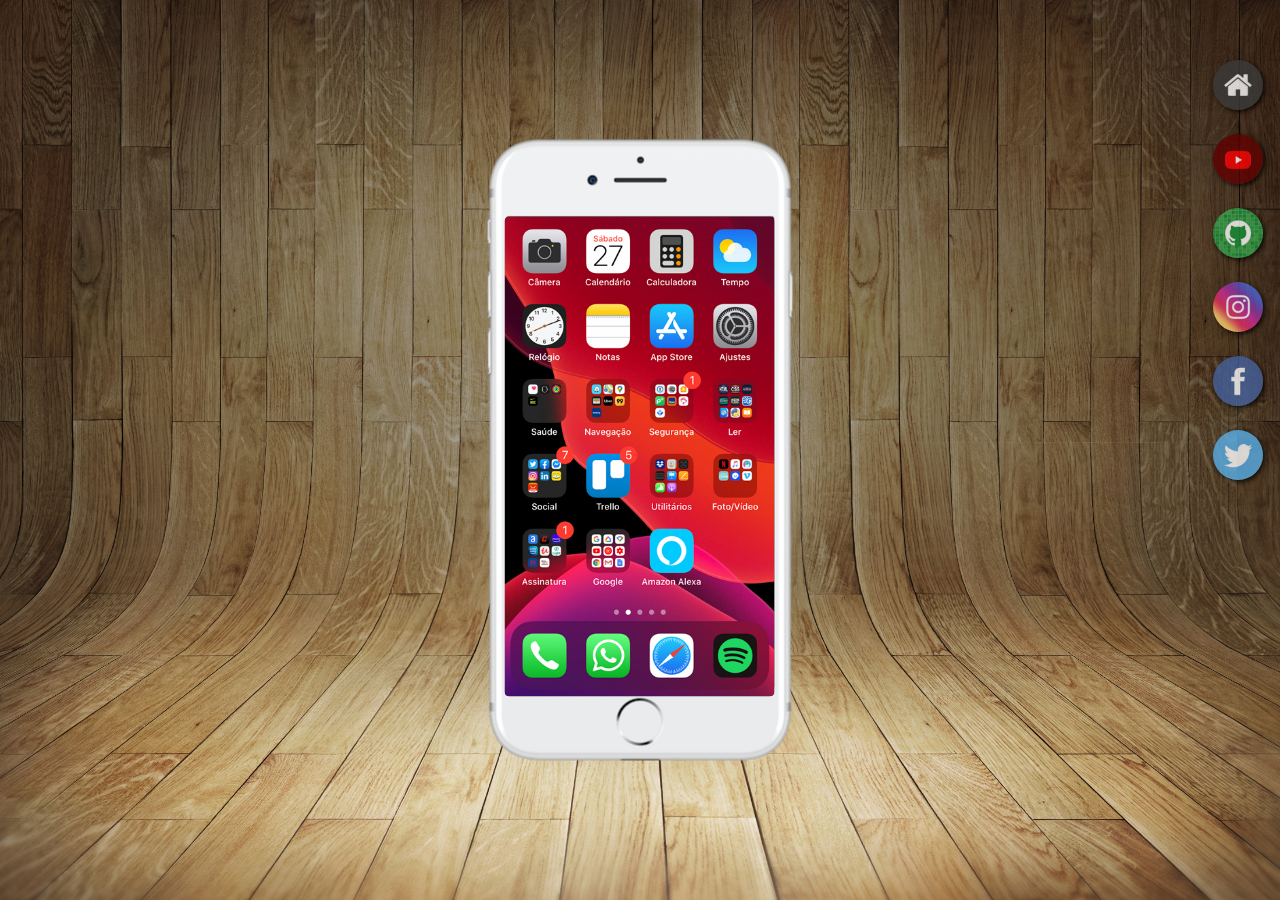
<file: index.html>
<!DOCTYPE html>
<html lang="pt-br">
<head>
    <meta charset="UTF-8">
    <meta name="viewport" content="width=device-width, initial-scale=1.0">
    <link rel="shortcut icon" href="favicon.ico" type="image/x-icon">
    <link rel="stylesheet" href="estilos/style.css">
    <title>Projetos Redes Sociais</title>
</head>
<body>
    <main>
        <section id="telefone">
            <iframe src="home.html" name="tela" id="tela" frameborder="0">
                Seu navegador não é compatível com isso.
            </iframe>
        </section>
        <section id="redes-sociais">
            <a href="home.html" target="tela"><img src="imagens/logo-home.jpg" alt="home" ></a>

            <a href="youtube.html" target="tela"><img src="imagens/logo-youtube.jpg"  alt="youtube"></a>

            <a href="github.html" target="tela"><img src="imagens/logo-github.jpg"  alt="github"></a>

            <a href="insta.html"target="tela" ><img src="imagens/logo-instagram.jpg"  alt="instagram"></a>

            <a href="facebook.html" target="tela"><img src="imagens/logo-facebook.jpg"  alt="facebook"></a>

            <a href="twitter.html" target="tela"><img src="imagens/logo-twitter.jpg" alt="twitter"></a>
        </section>
    </main>
</body>
</html>
</file>
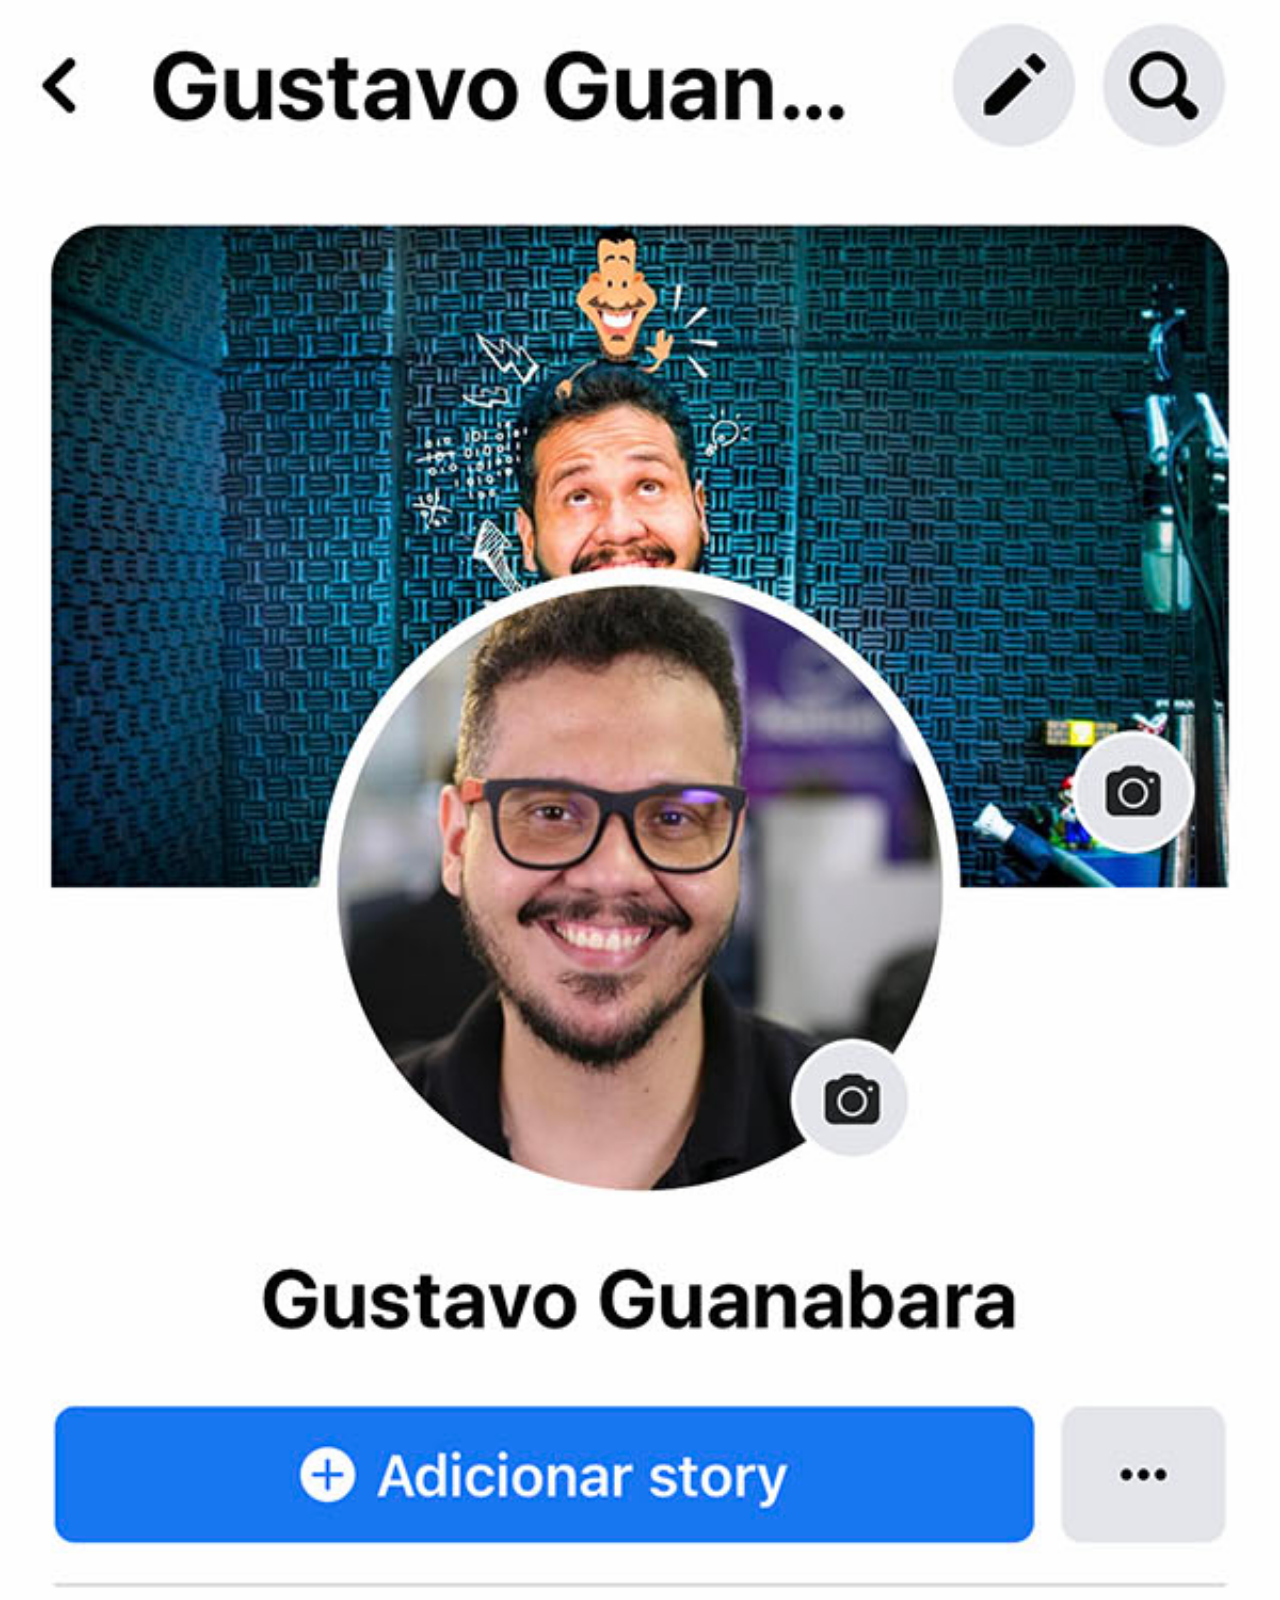
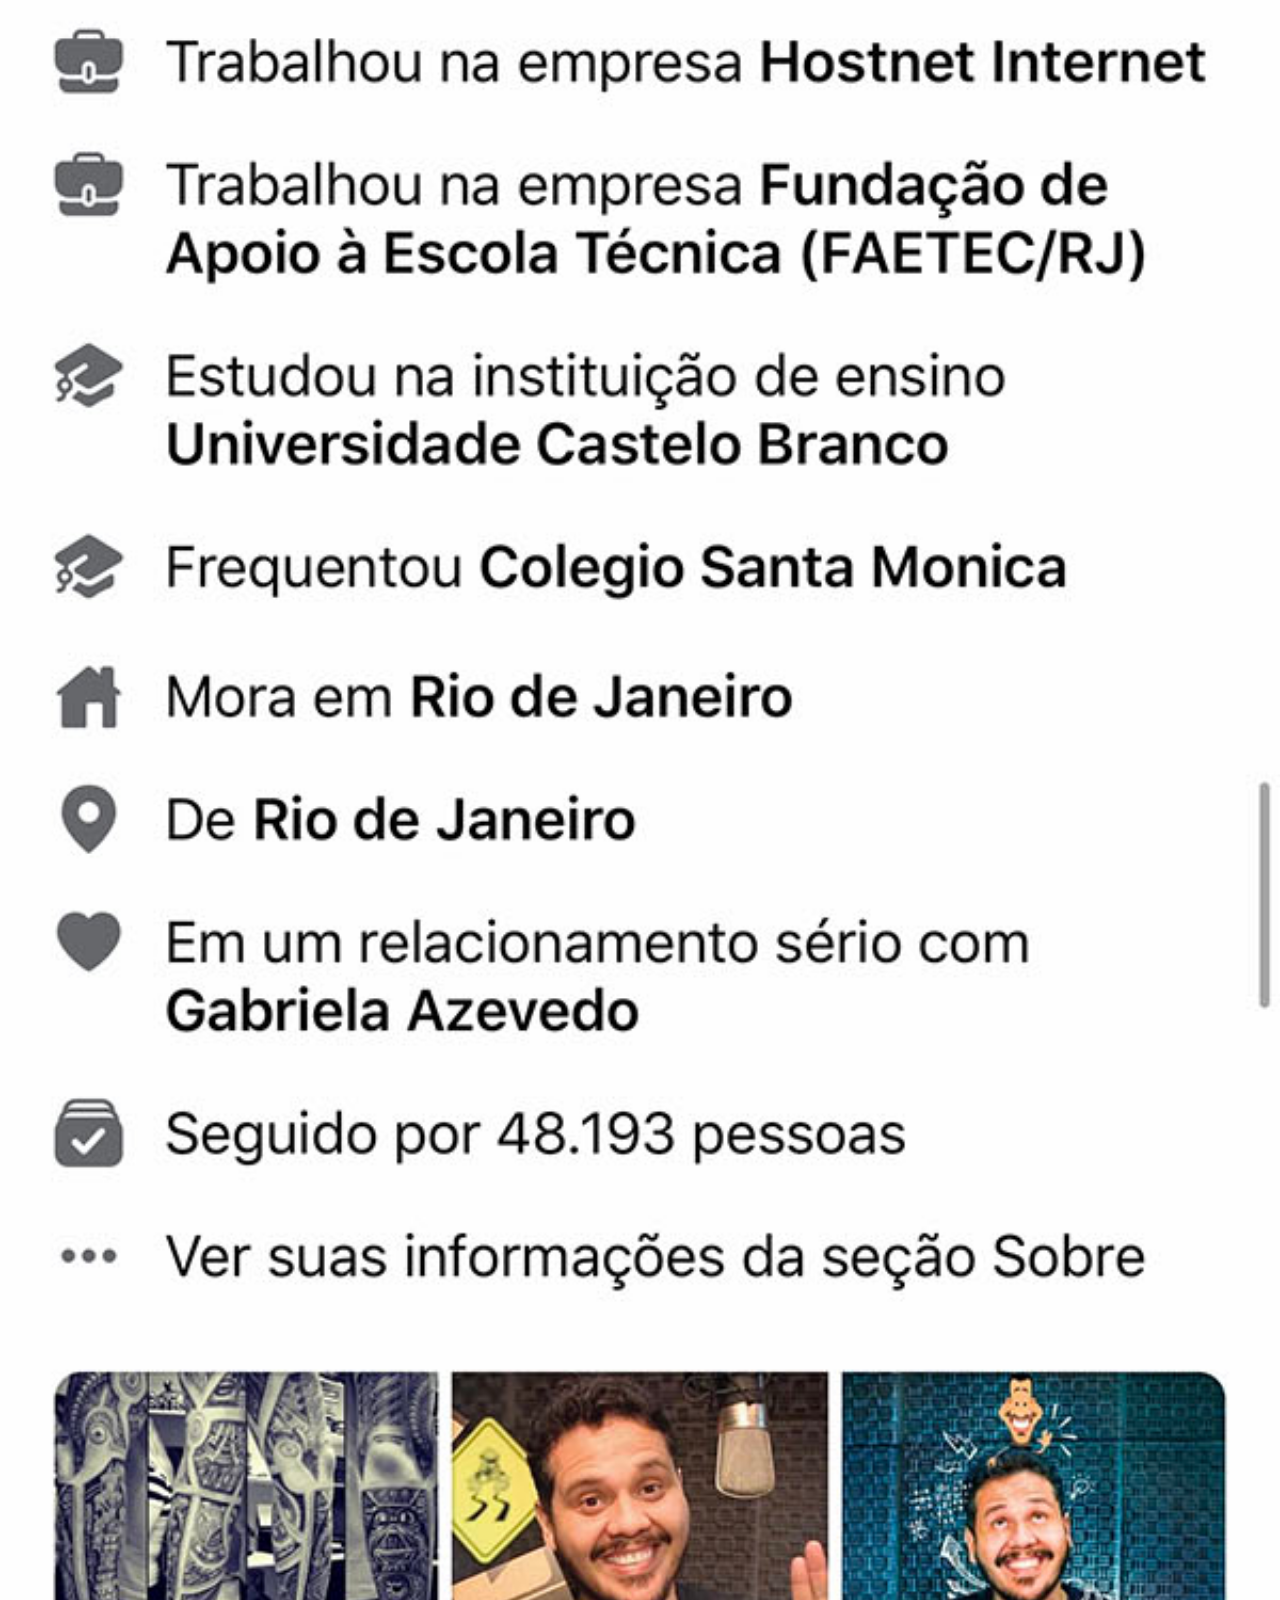
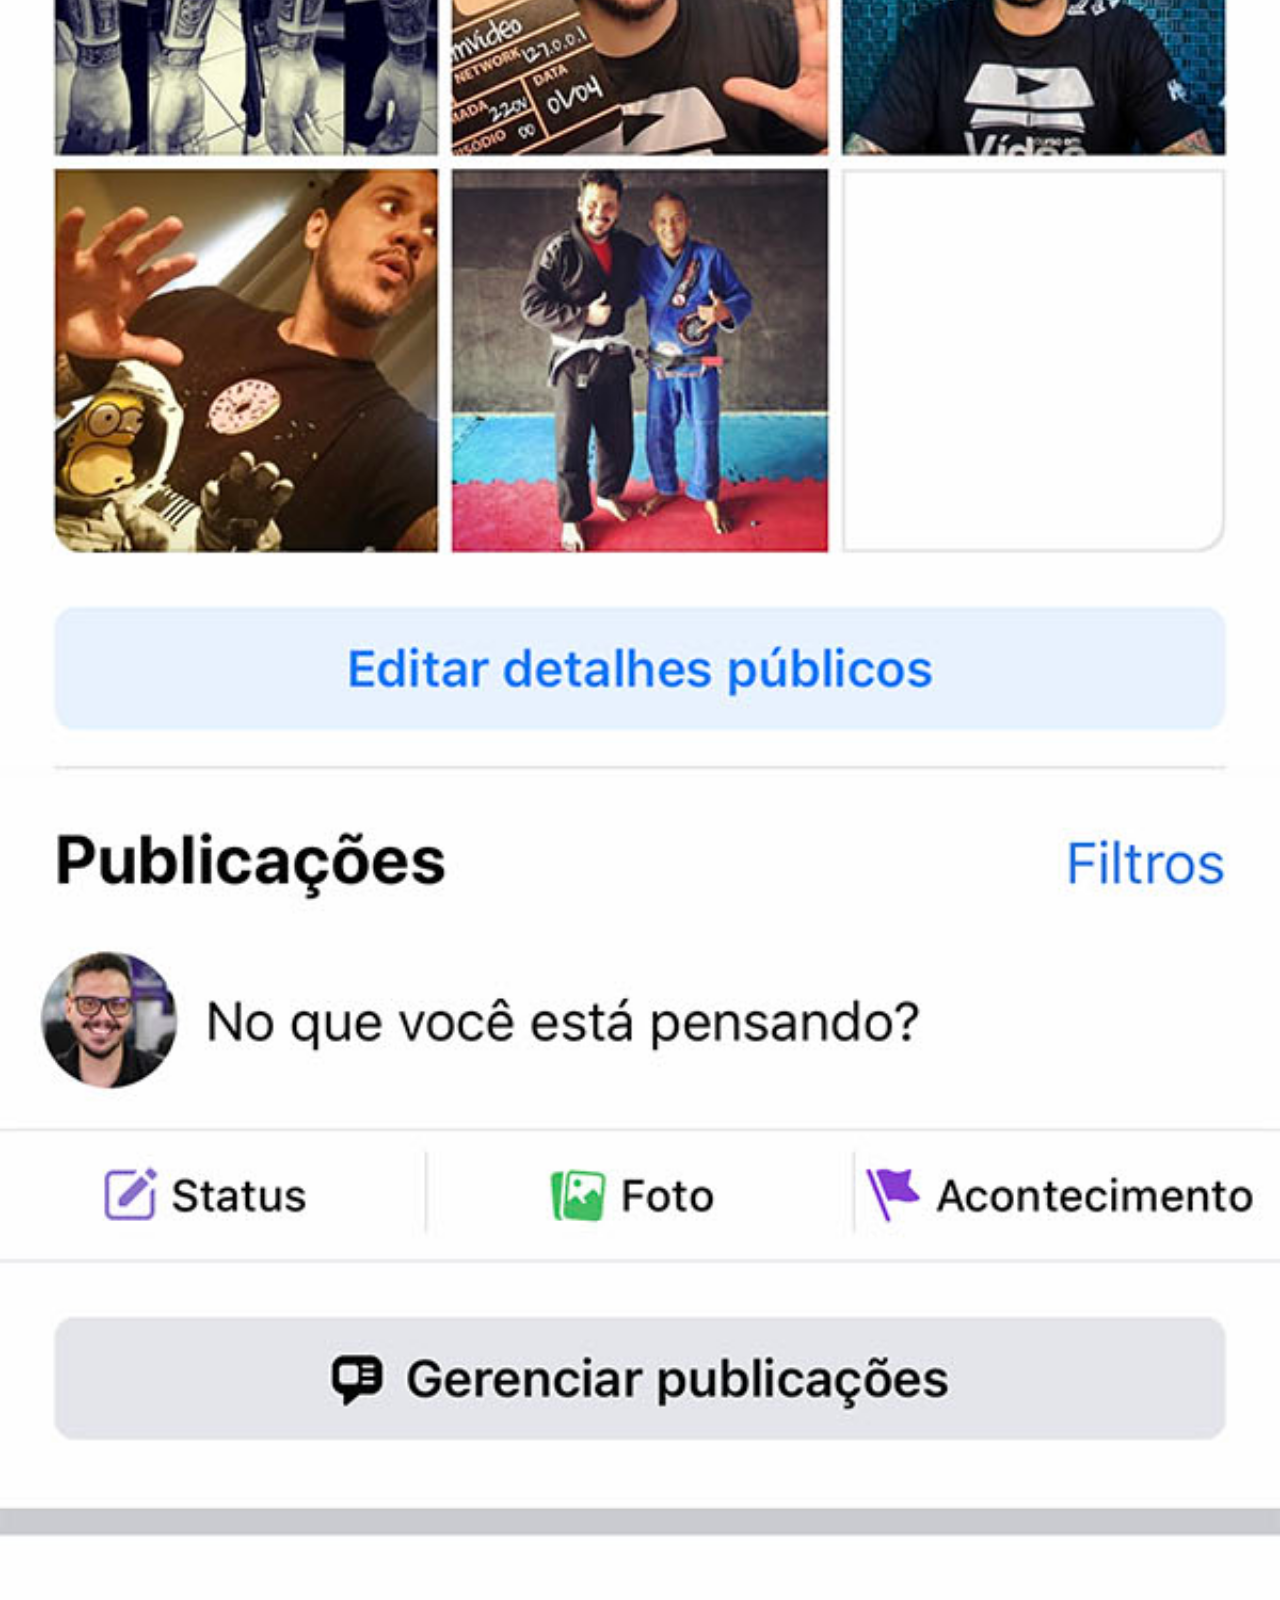
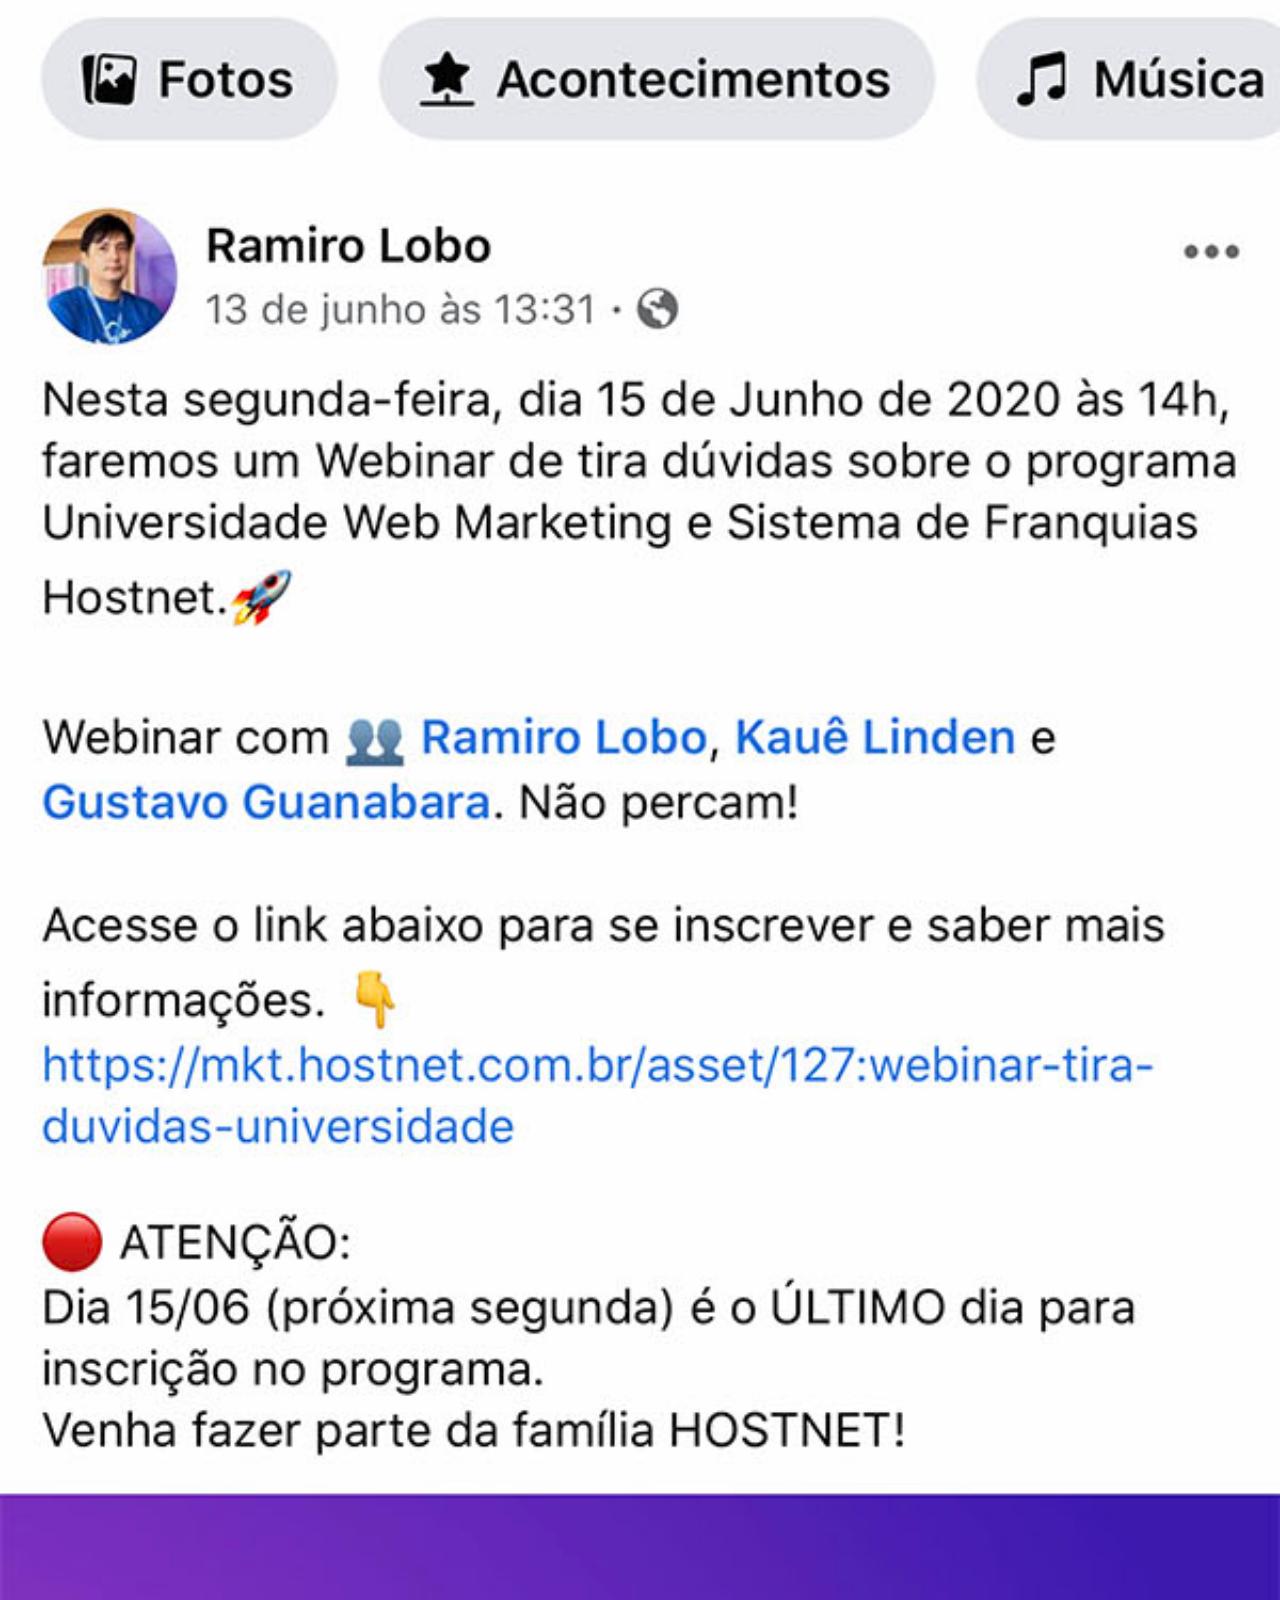
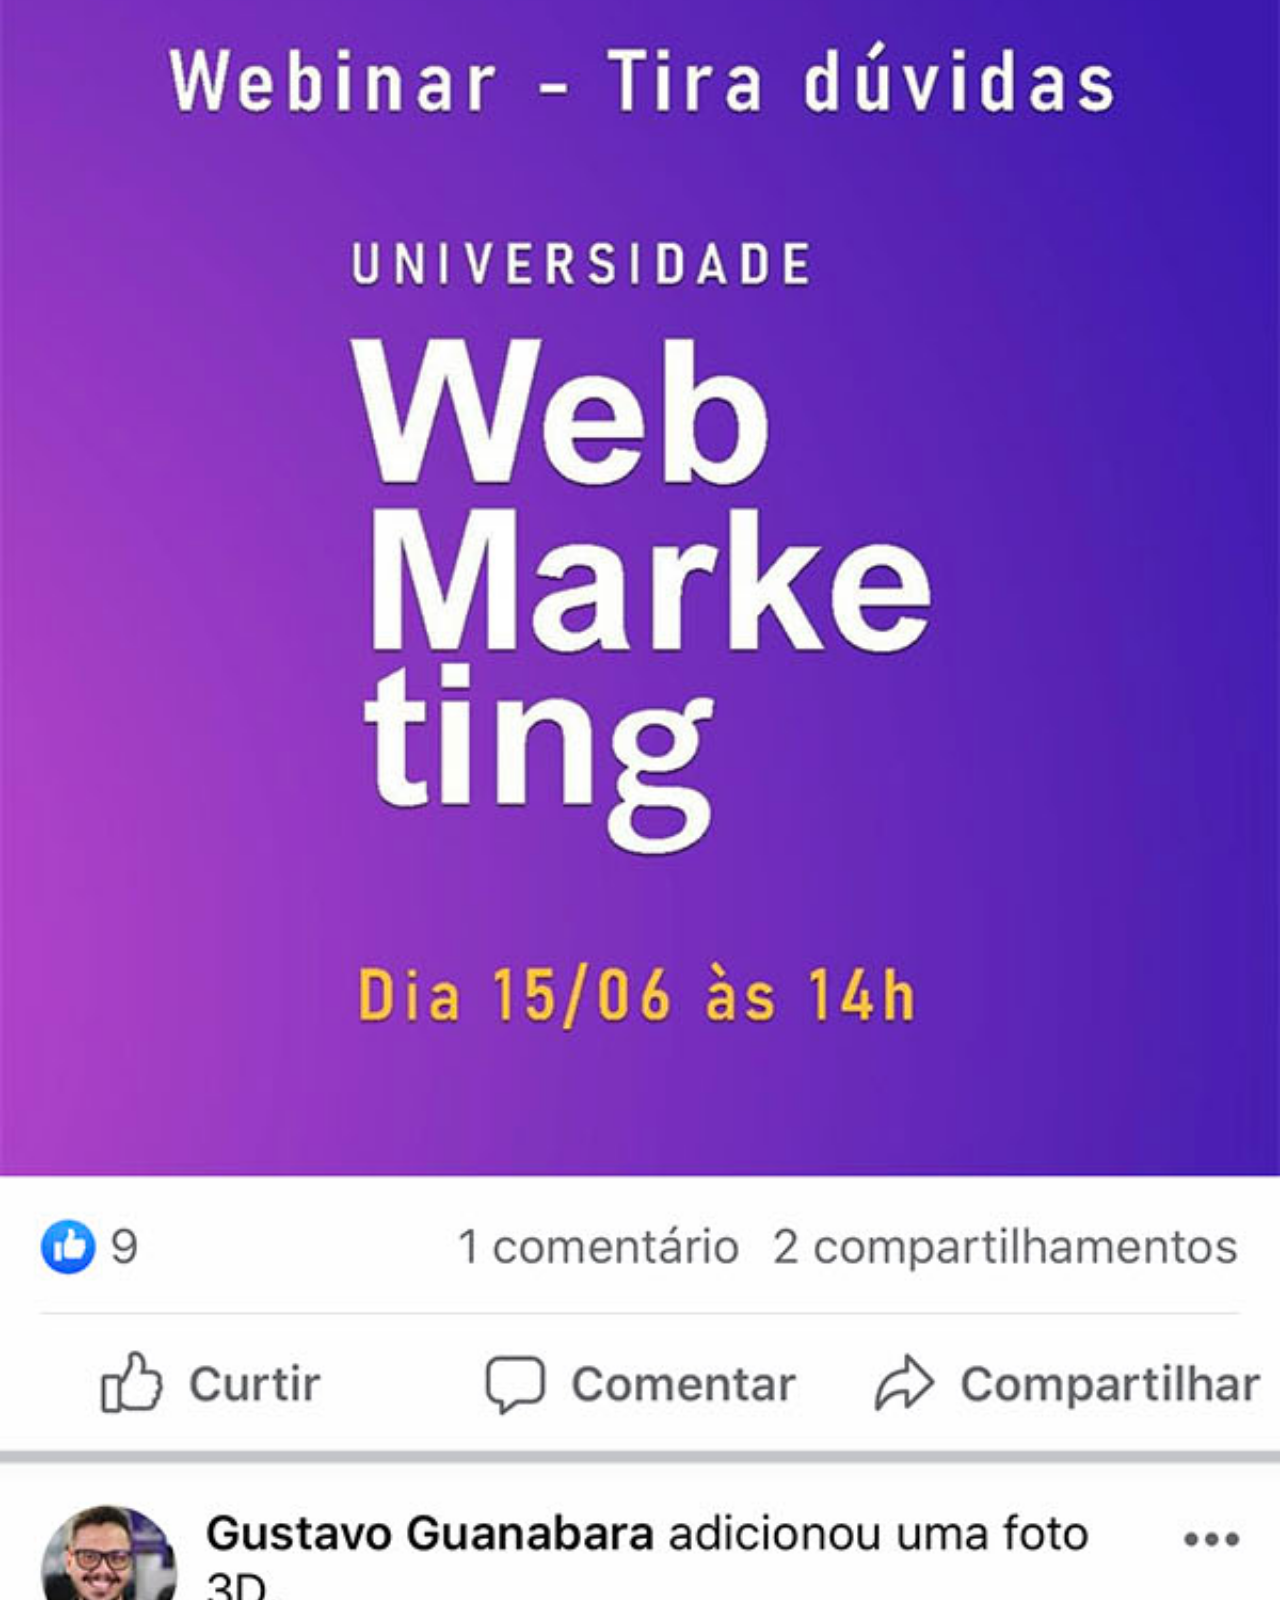
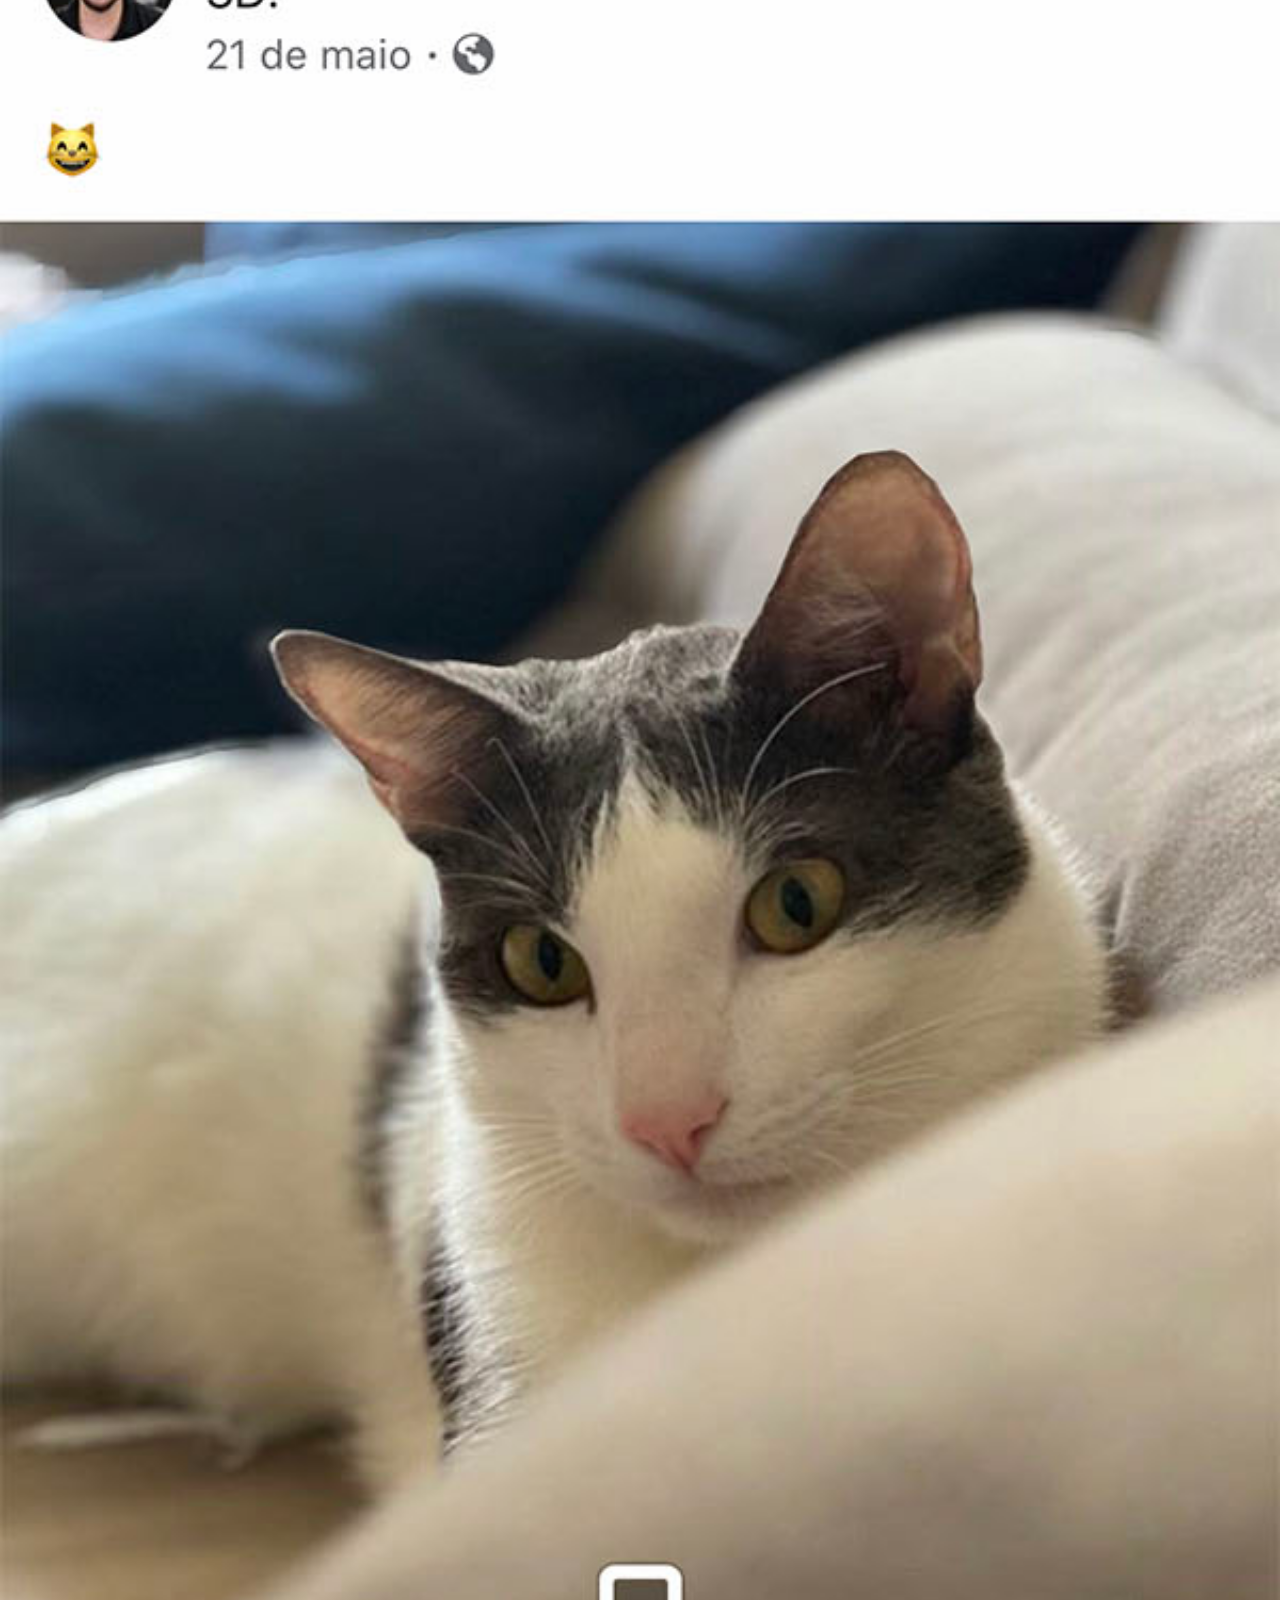
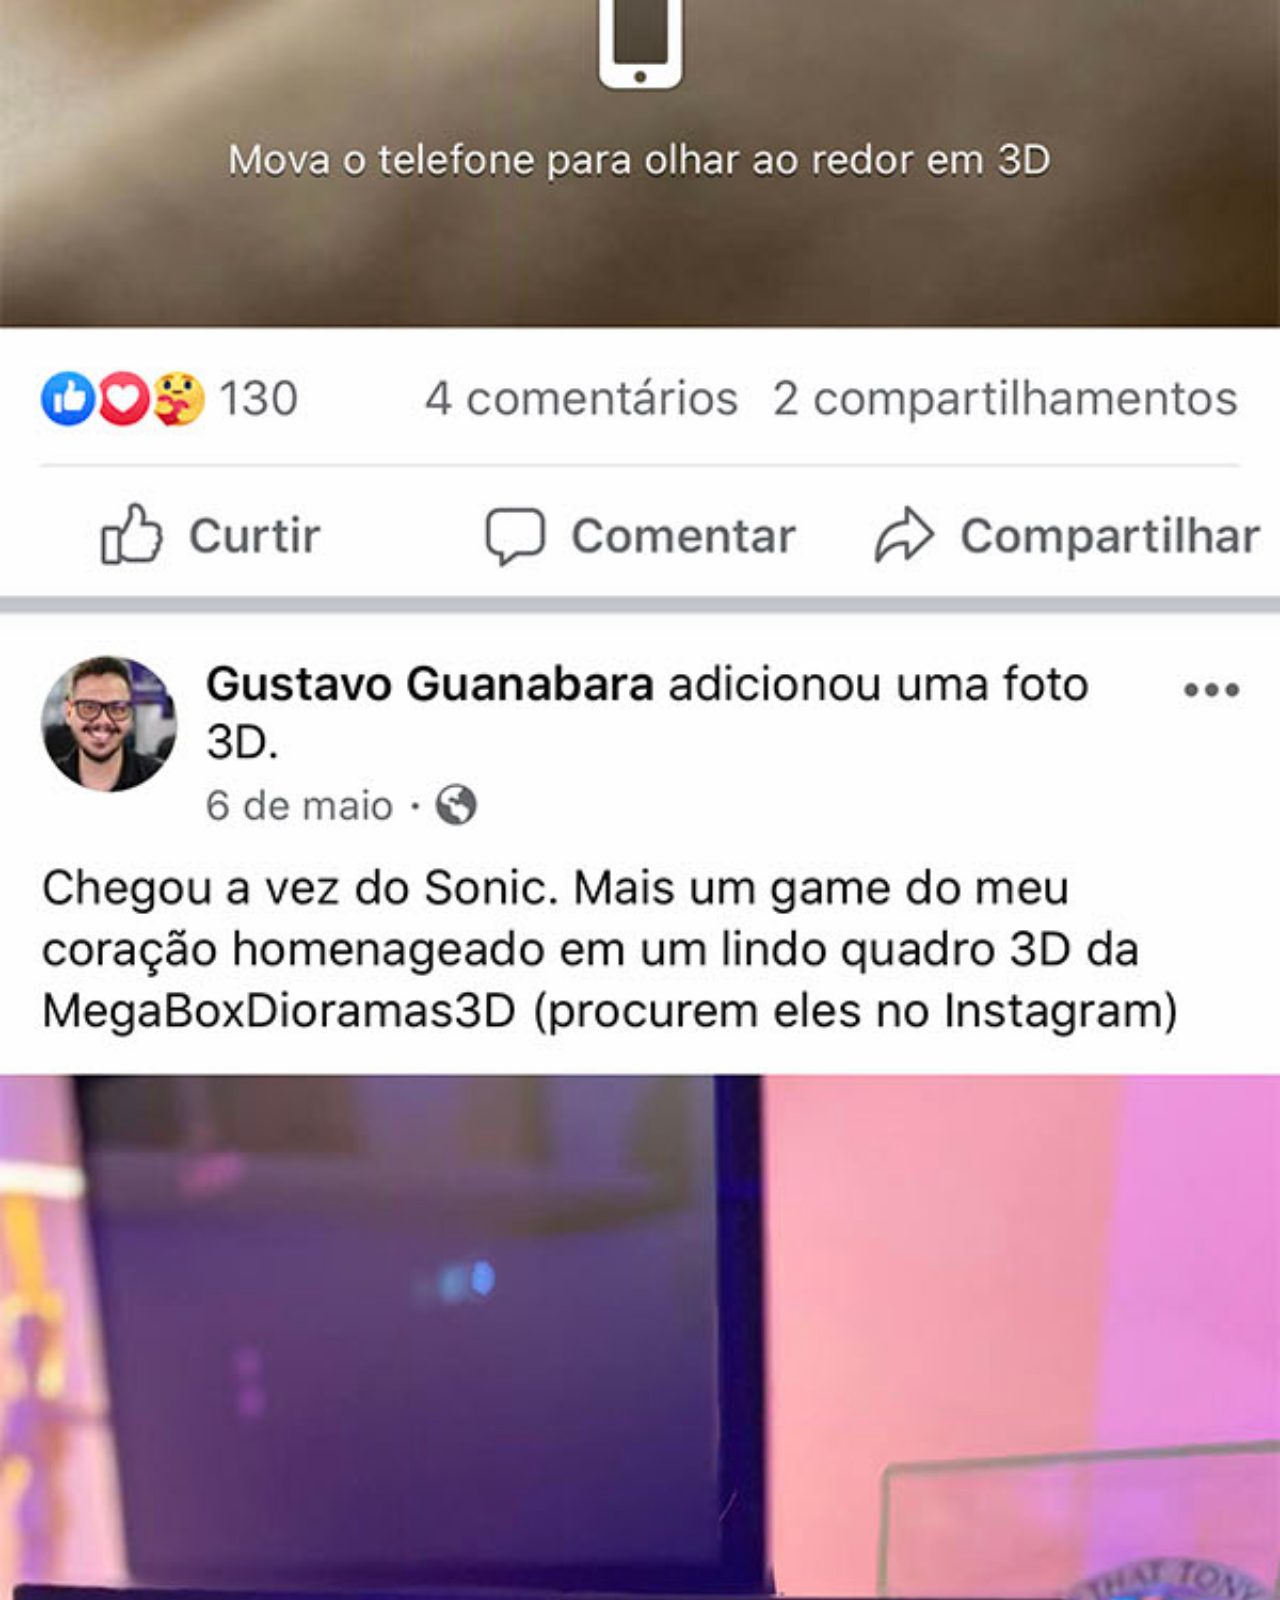
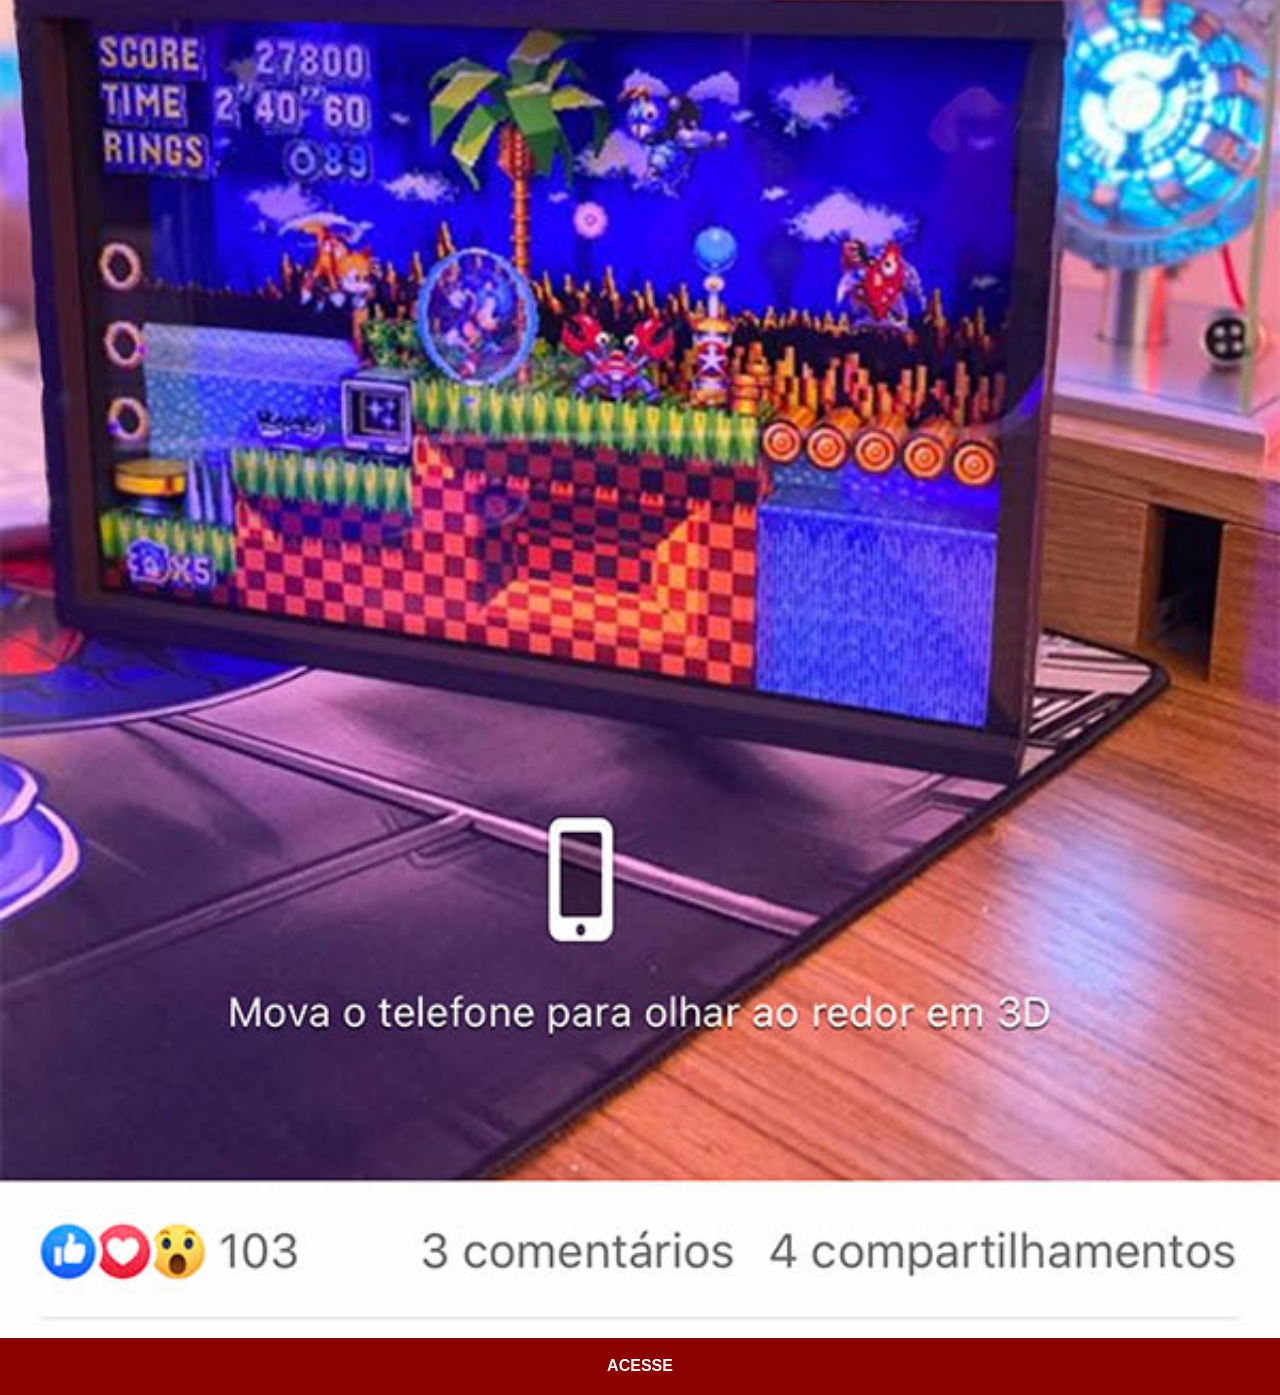
<file: facebook.html>
<!DOCTYPE html>
<html lang="pt-br">
<head>
    <meta charset="UTF-8">
    <meta name="viewport" content="width=device-width, initial-scale=1.0">
    <title>Facebook</title>
    <link rel="stylesheet" href="estilos/social.css">
</head>
<body>
    <img src="imagens/tela-facebook.jpg" alt="Facebook">
    <a href="https://www.facebook.com/?locale=pt_BR" target="_blank">ACESSE</a>
</body>
</html>
</file>
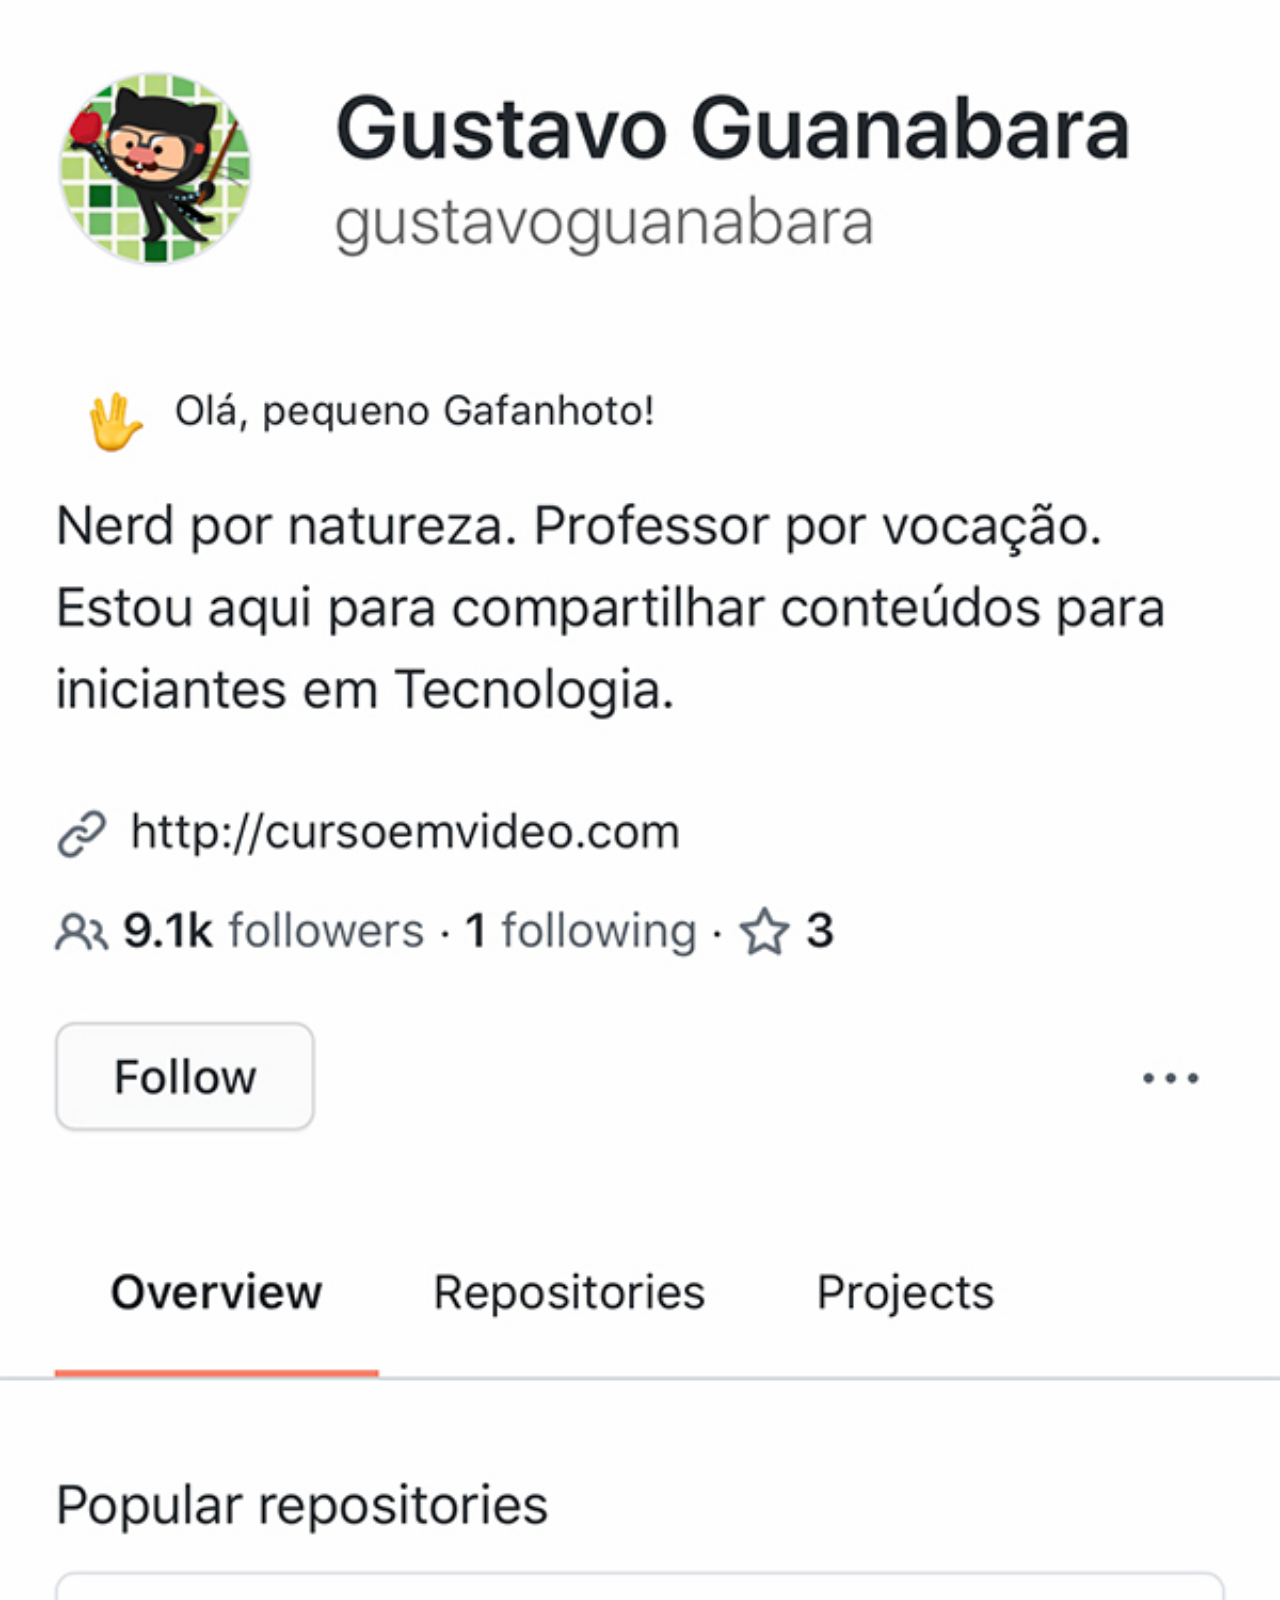
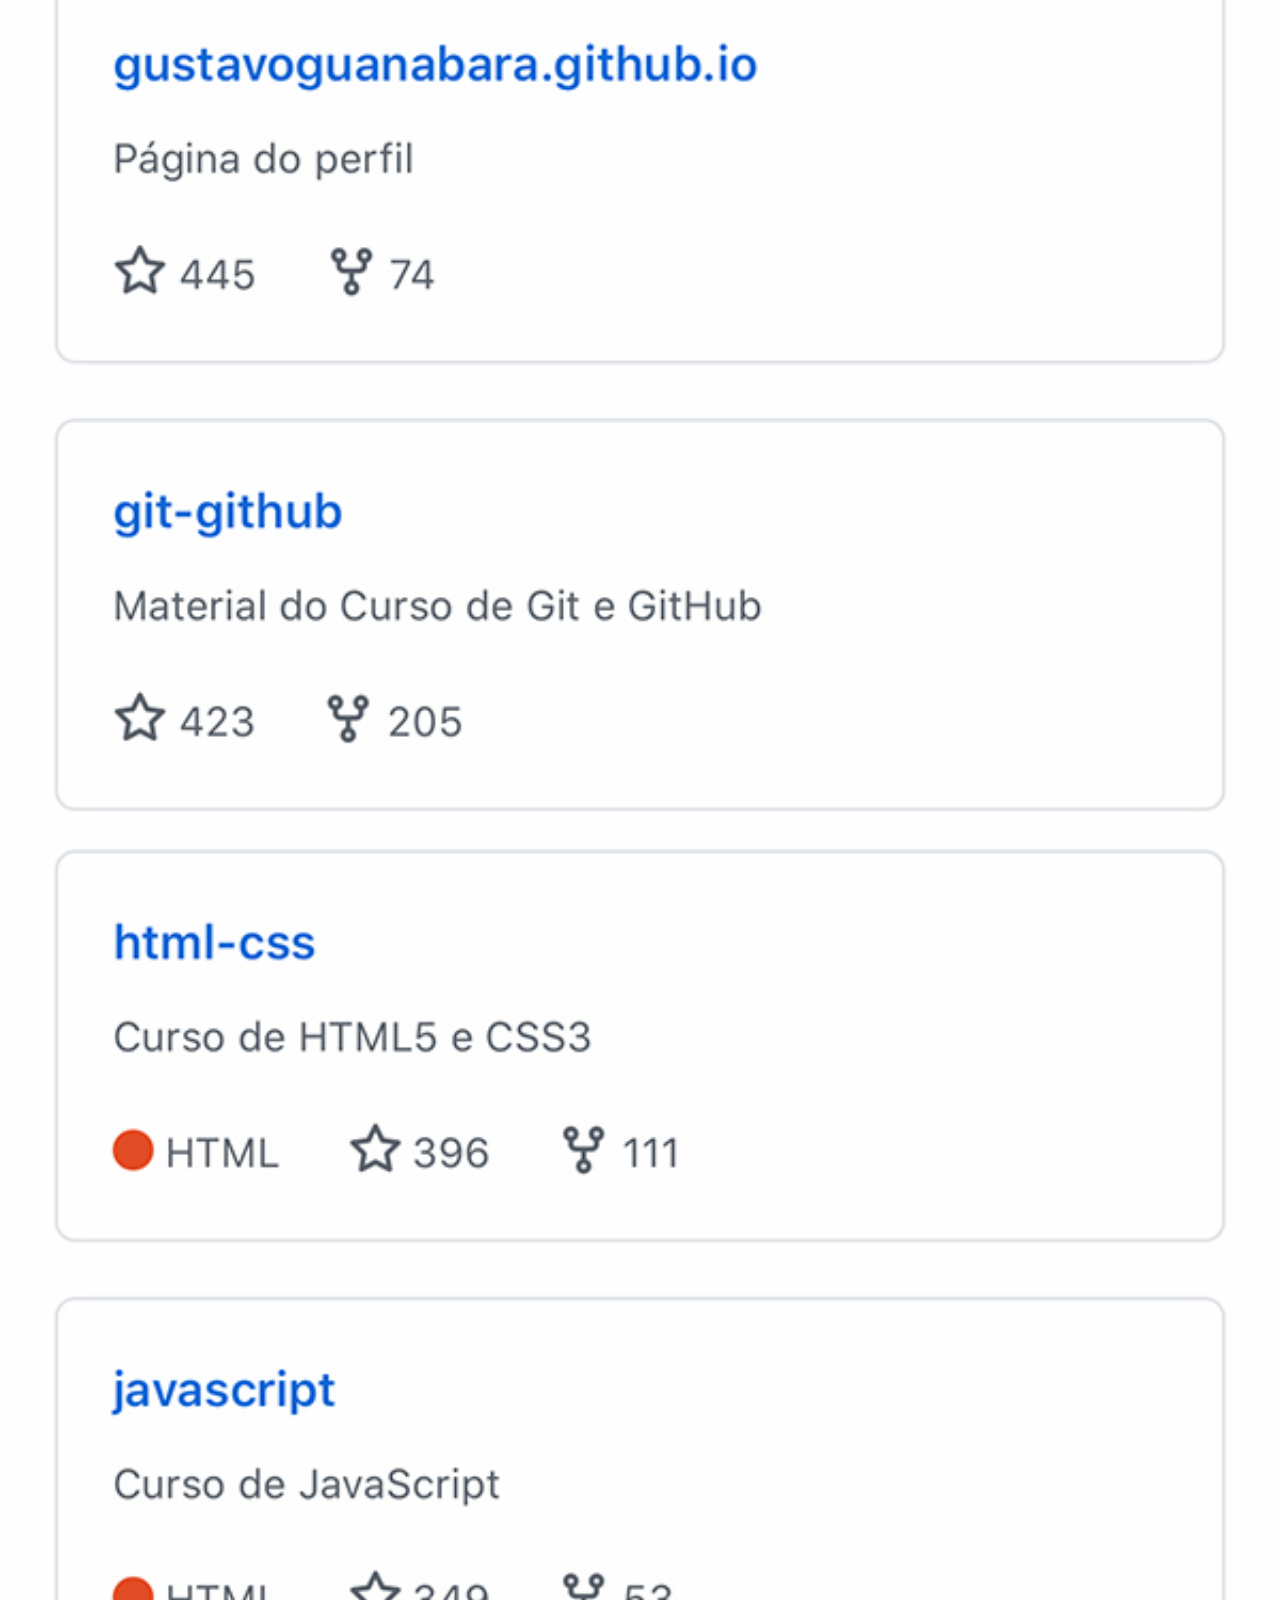
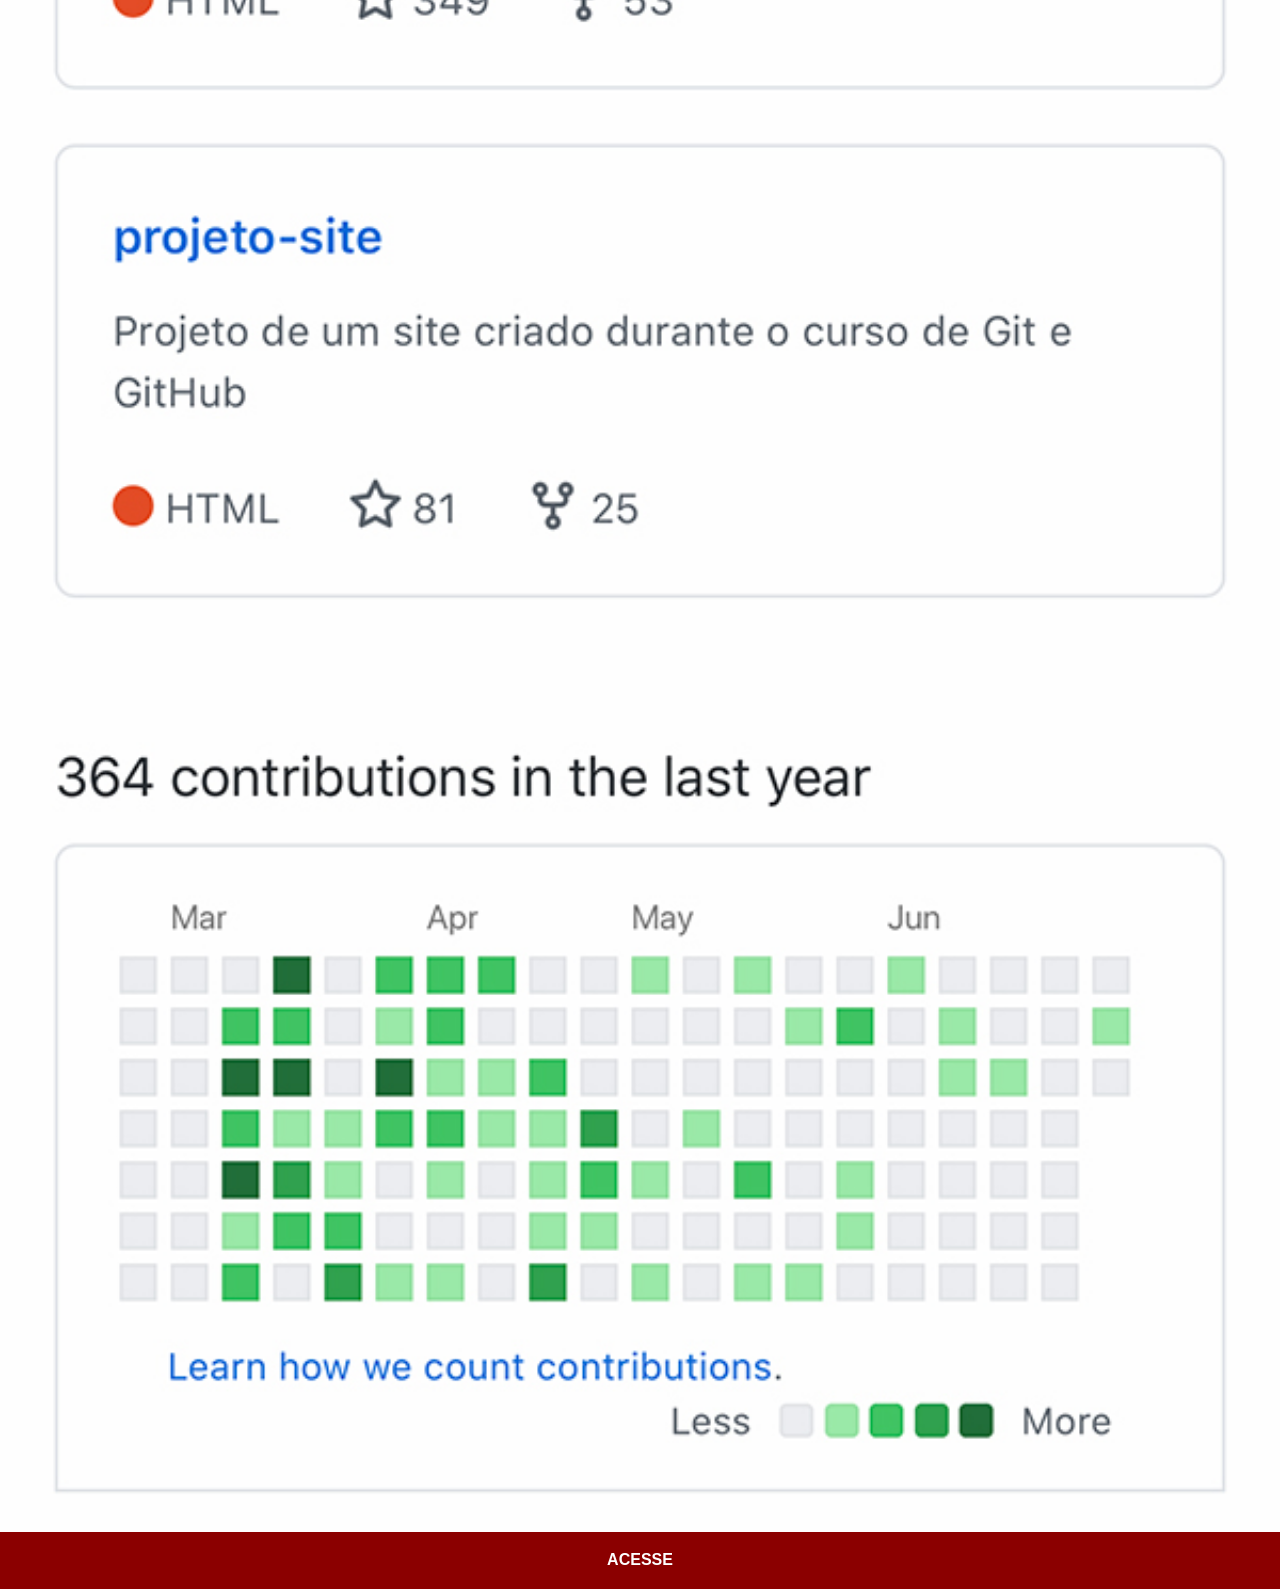
<file: github.html>
<!DOCTYPE html>
<html lang="pt-br">
<head>
    <meta charset="UTF-8">
    <meta name="viewport" content="width=device-width, initial-scale=1.0">
    <title>Github</title>
    <link rel="stylesheet" href="estilos/social.css">
</head>
<body>
    <img src="imagens/tela-github.jpg" alt="Github">
    <a href="https://github.com/guilhermebararua" target="_blank" >ACESSE</a>
</body>
</html>
</file>
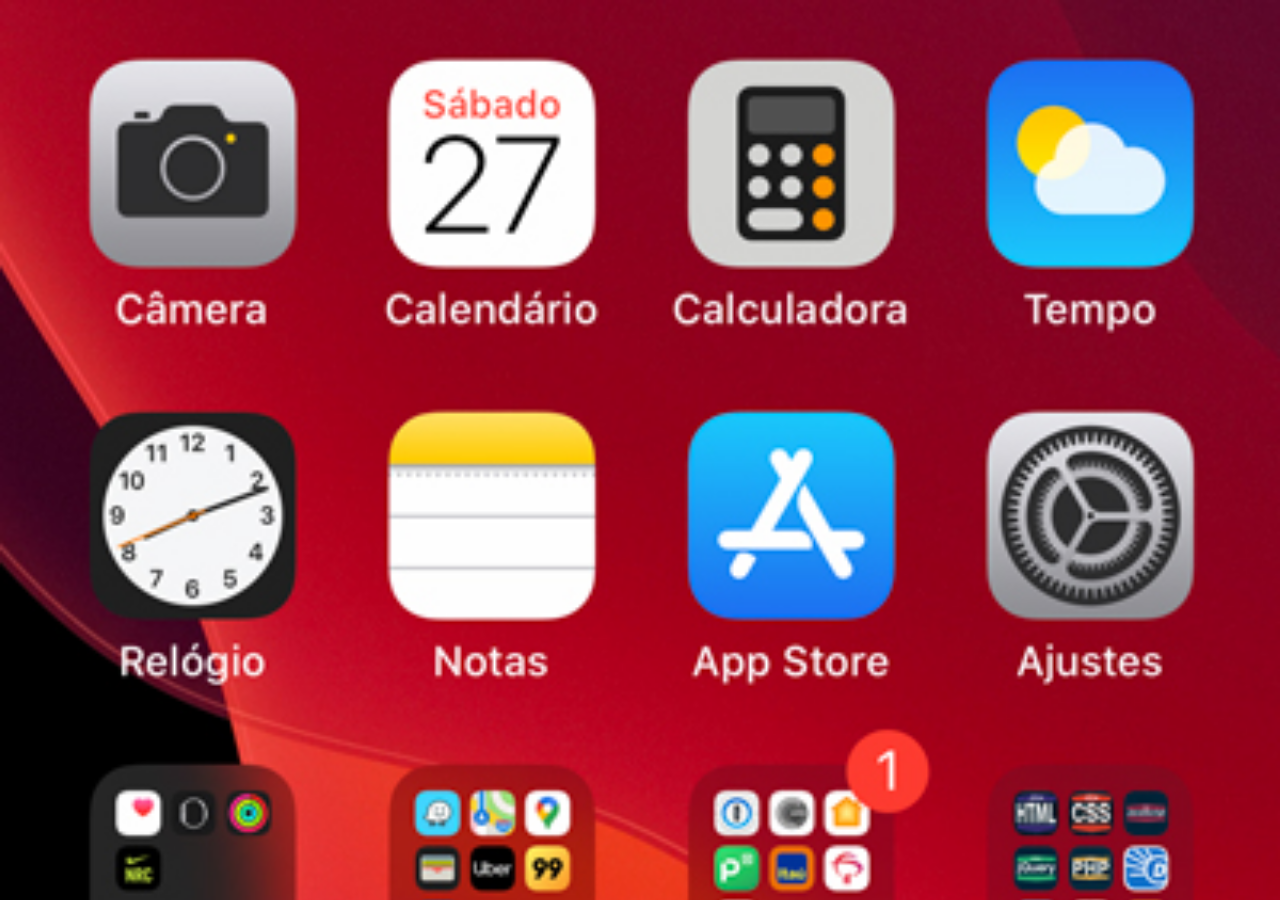
<file: home.html>
<!DOCTYPE html>
<html lang="pt-br">
<head>
    <meta charset="UTF-8">
    <meta name="viewport" content="width=device-width, initial-scale=1.0">
    <title>Document</title>
</head>
<style>
   * {
    margin: 0px;
    padding: 0px;
   } 

   body {
    width: 100vw;
    height: 100vh;
    background: black url("imagens/tela-home.jpg") no-repeat top center ;
    background-size: cover;
   }
</style>
<body>
    
</body>
</html>
</file>
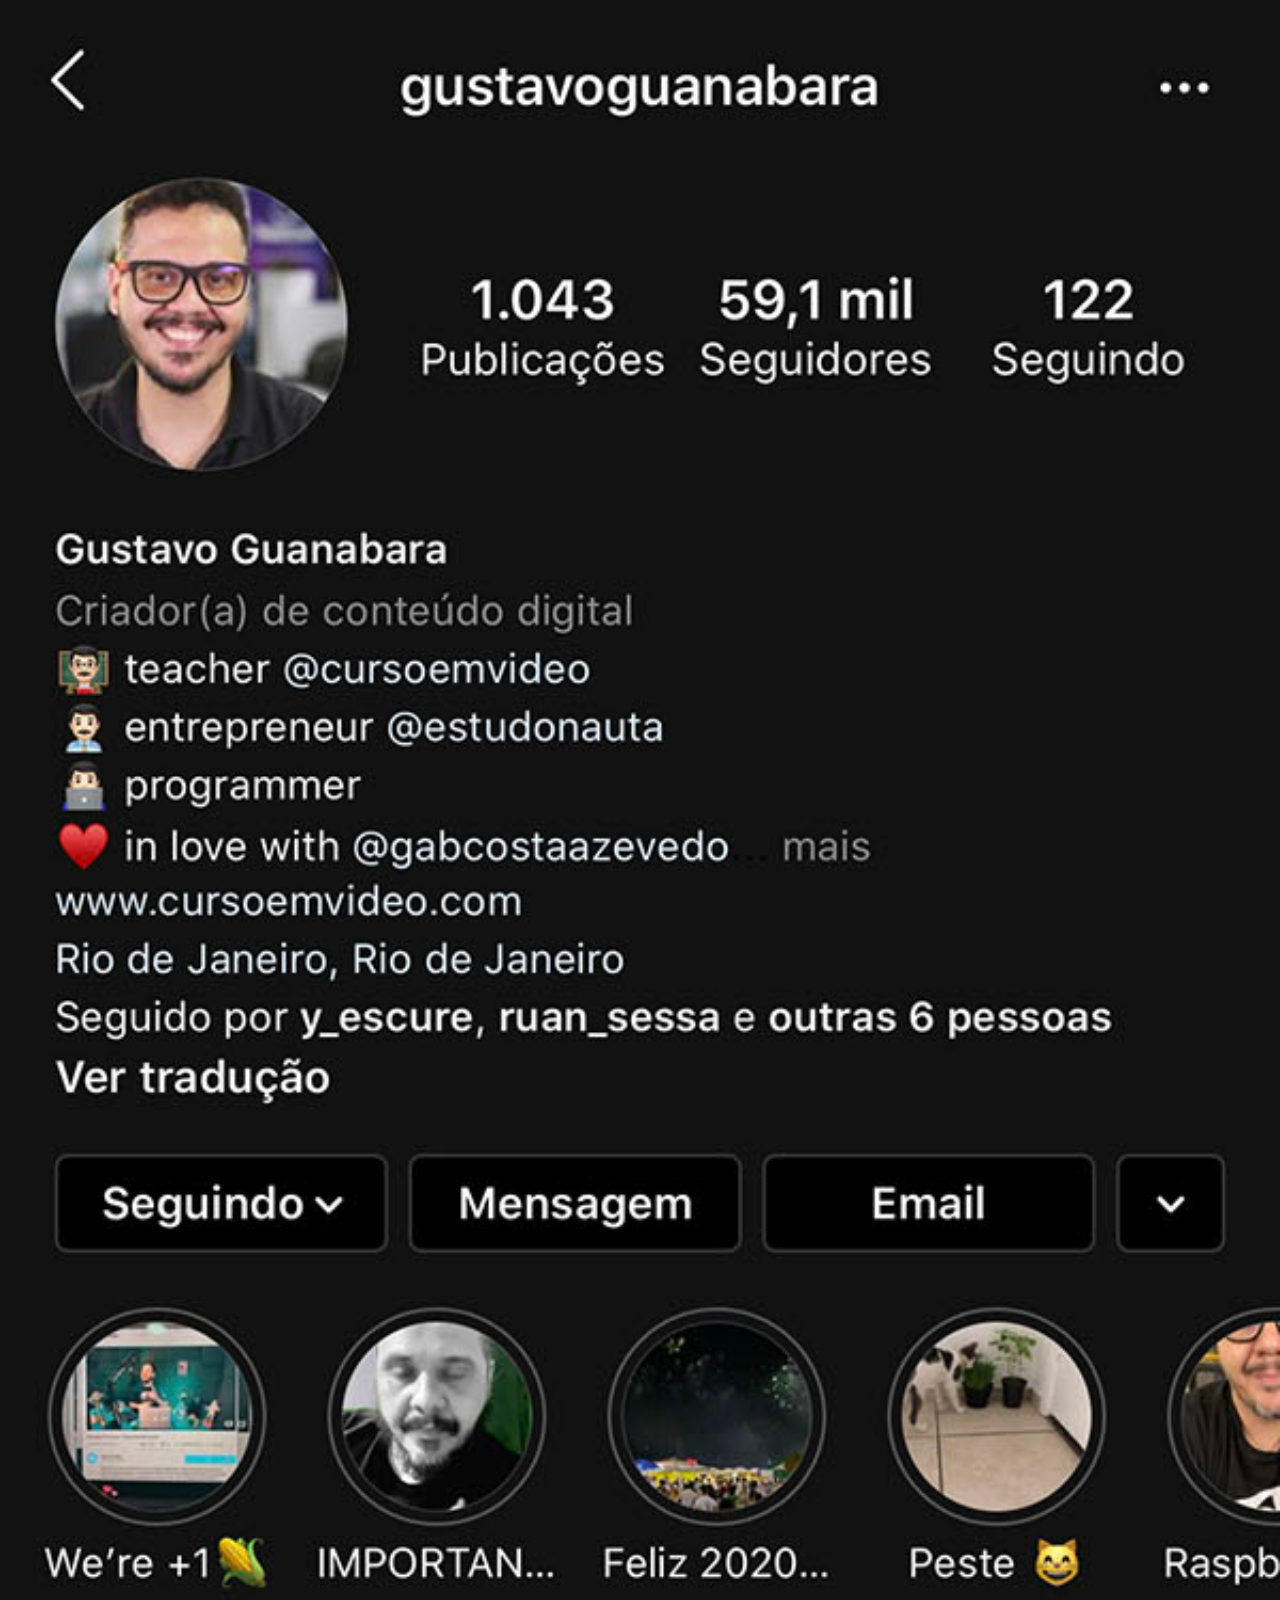
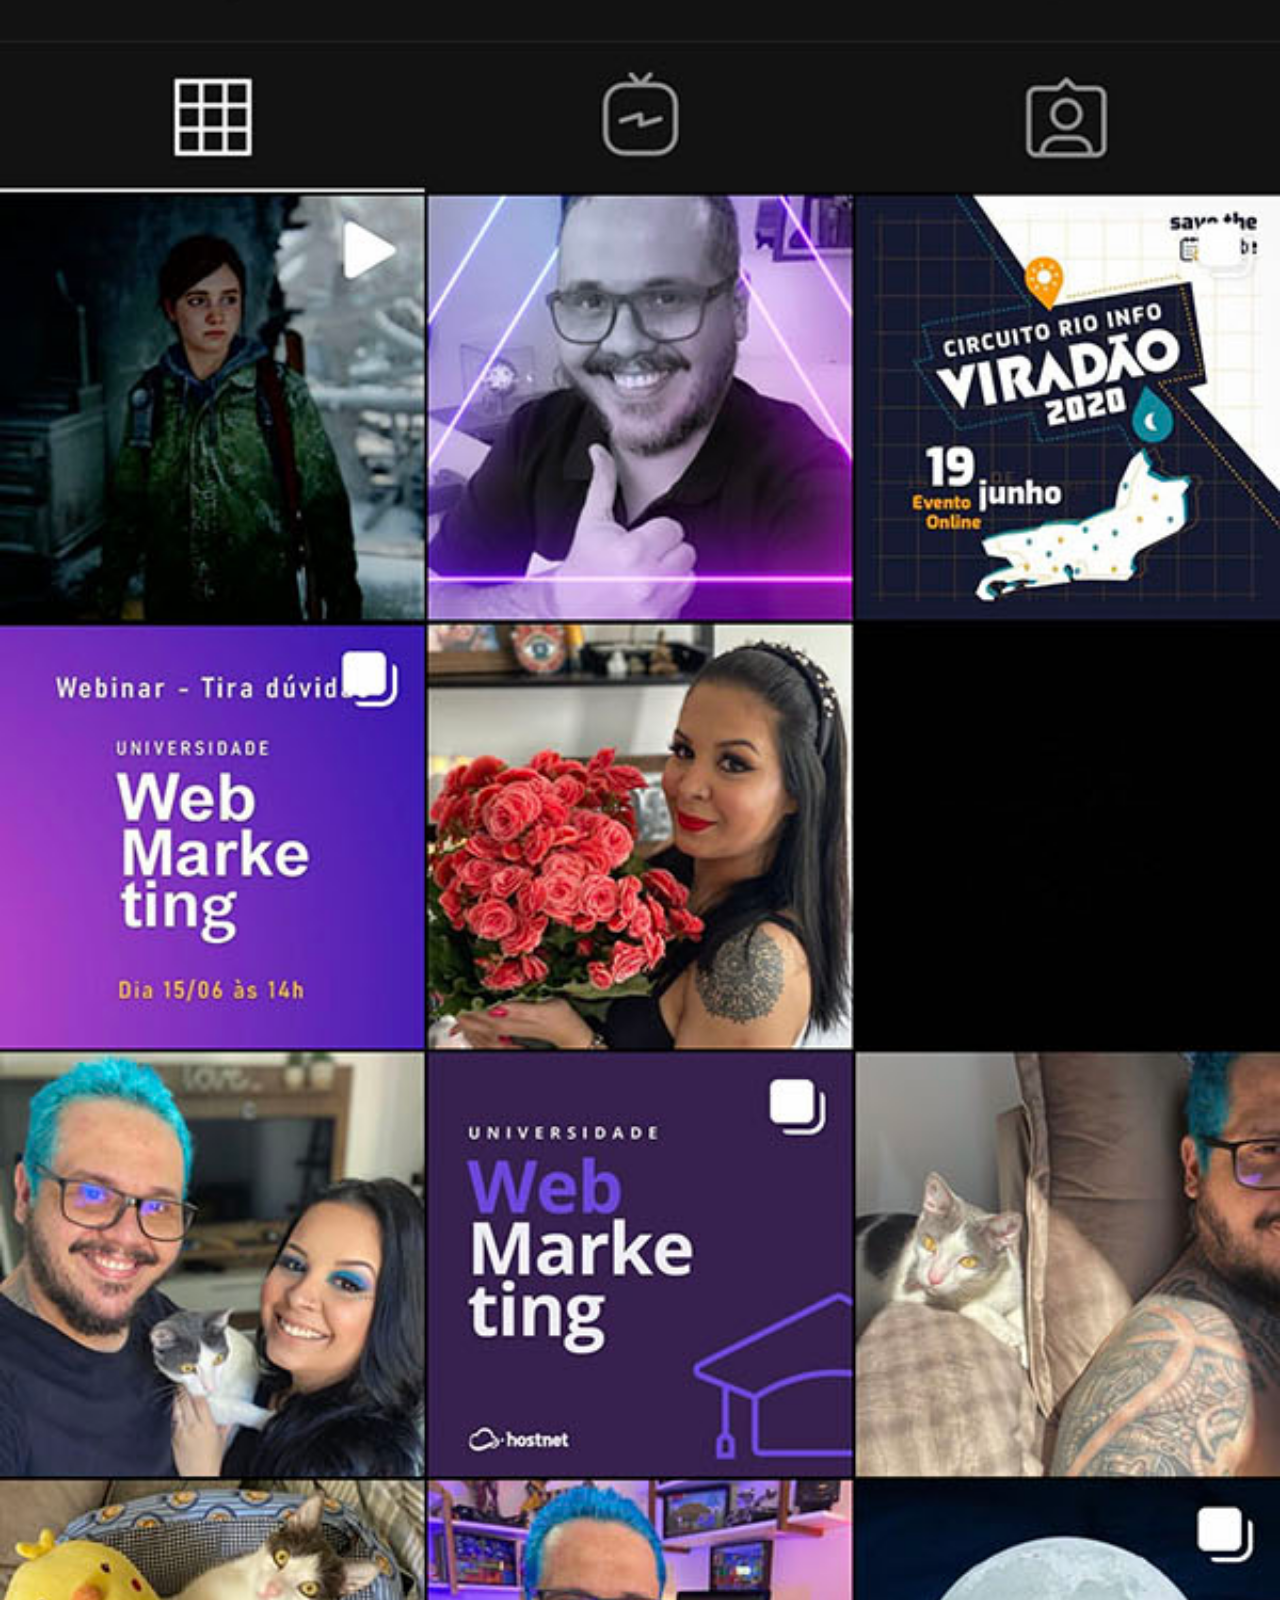
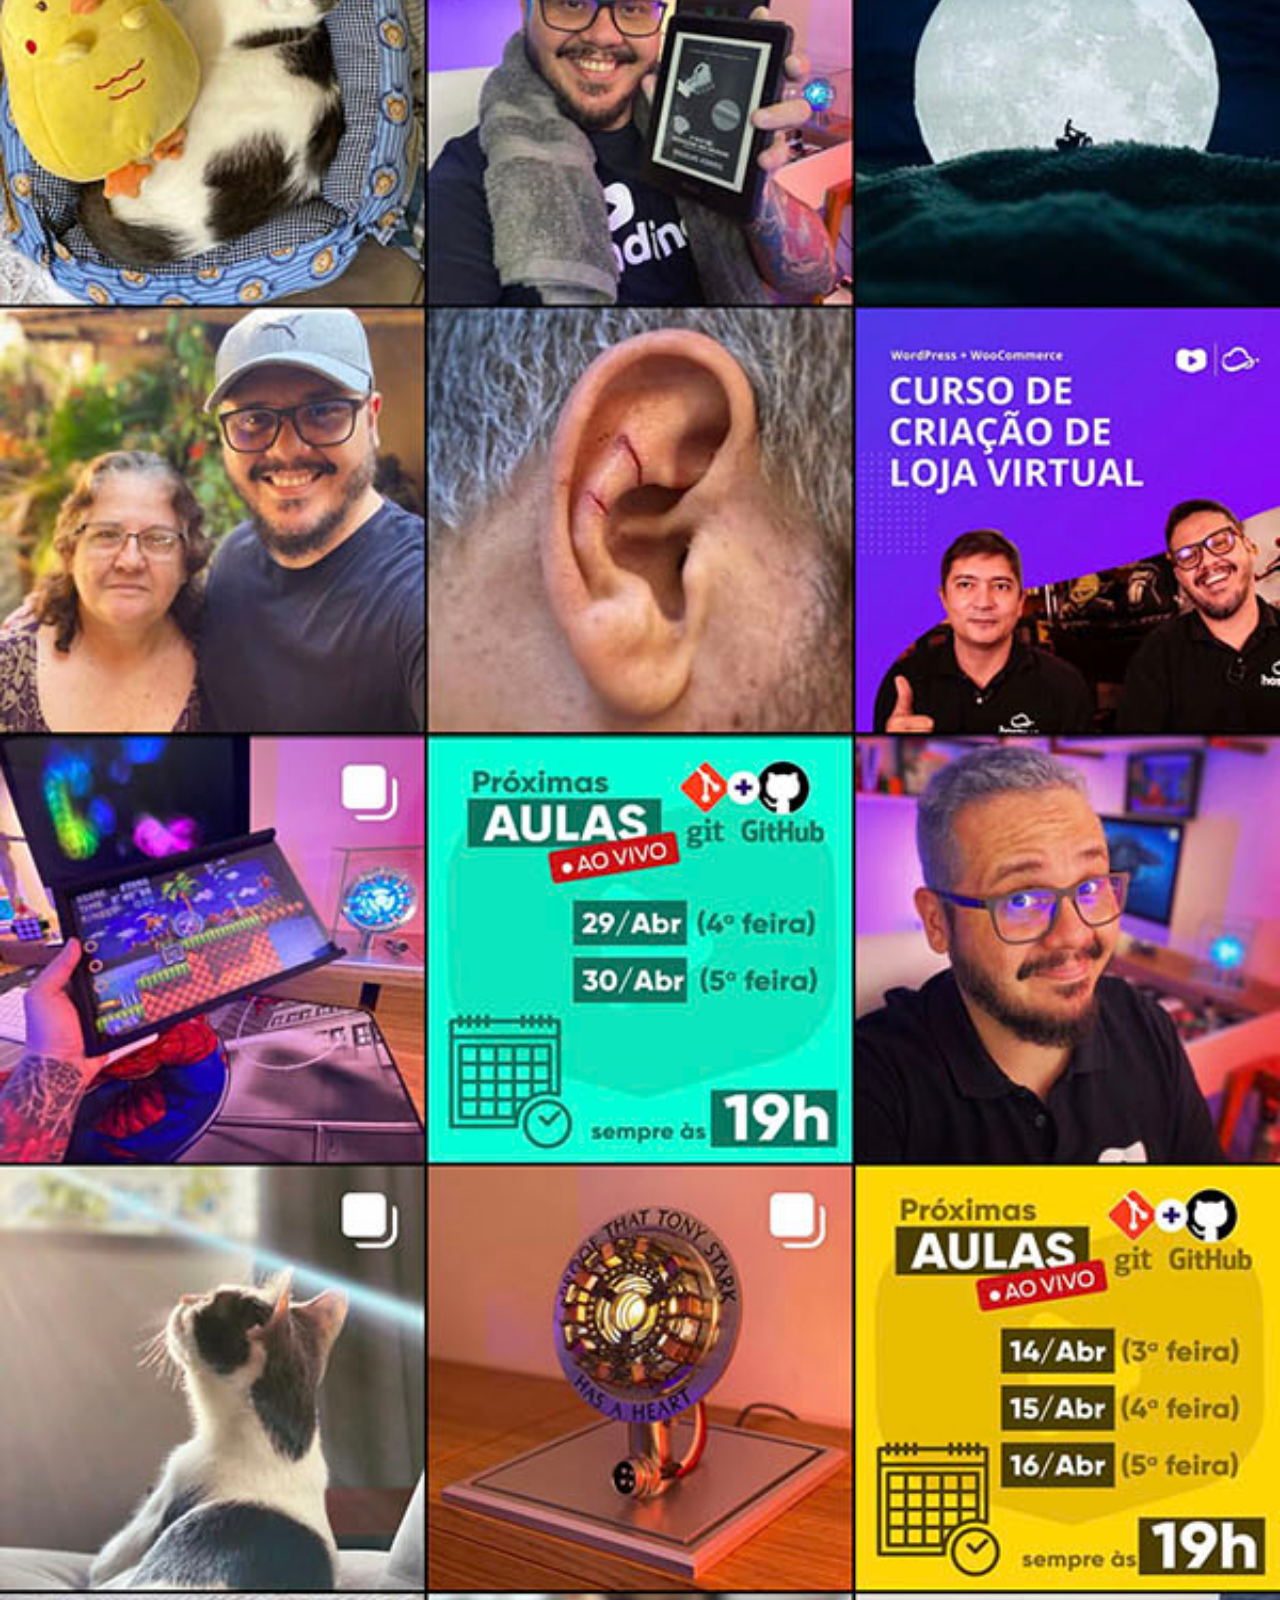
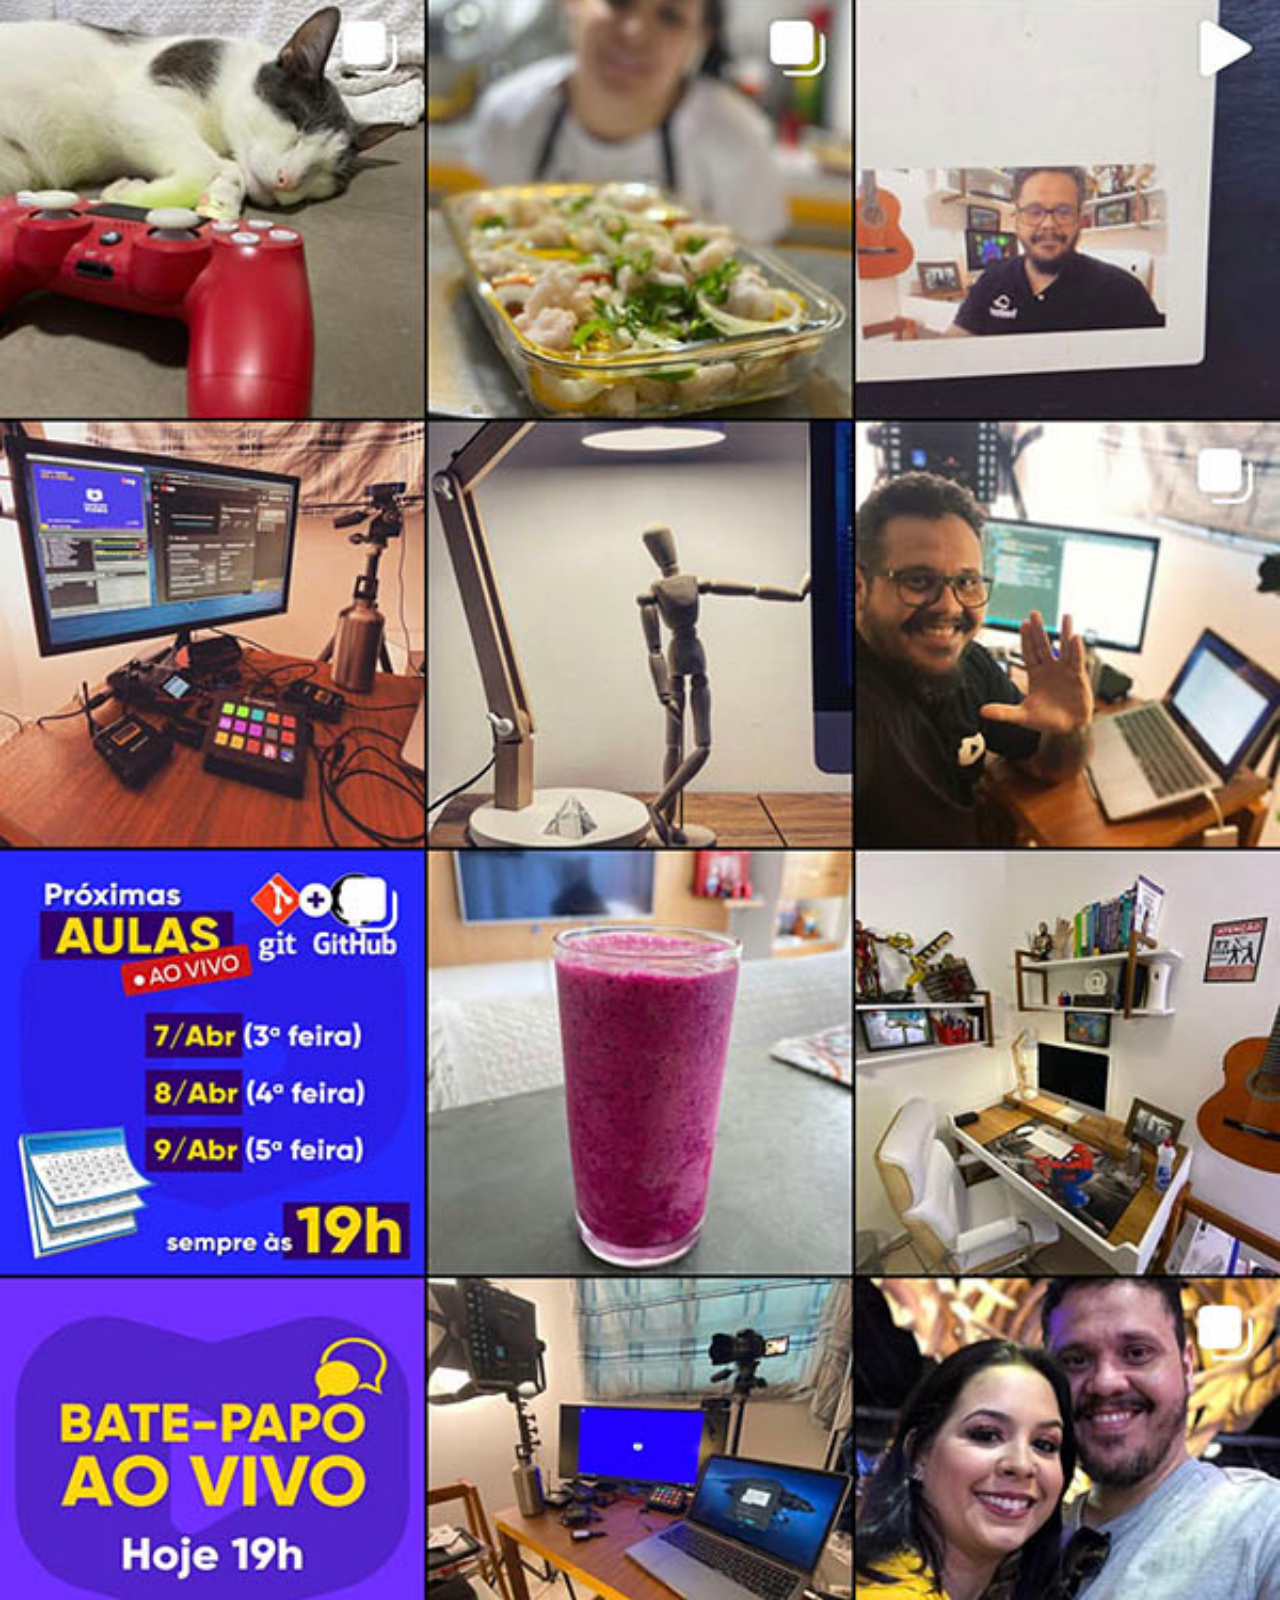
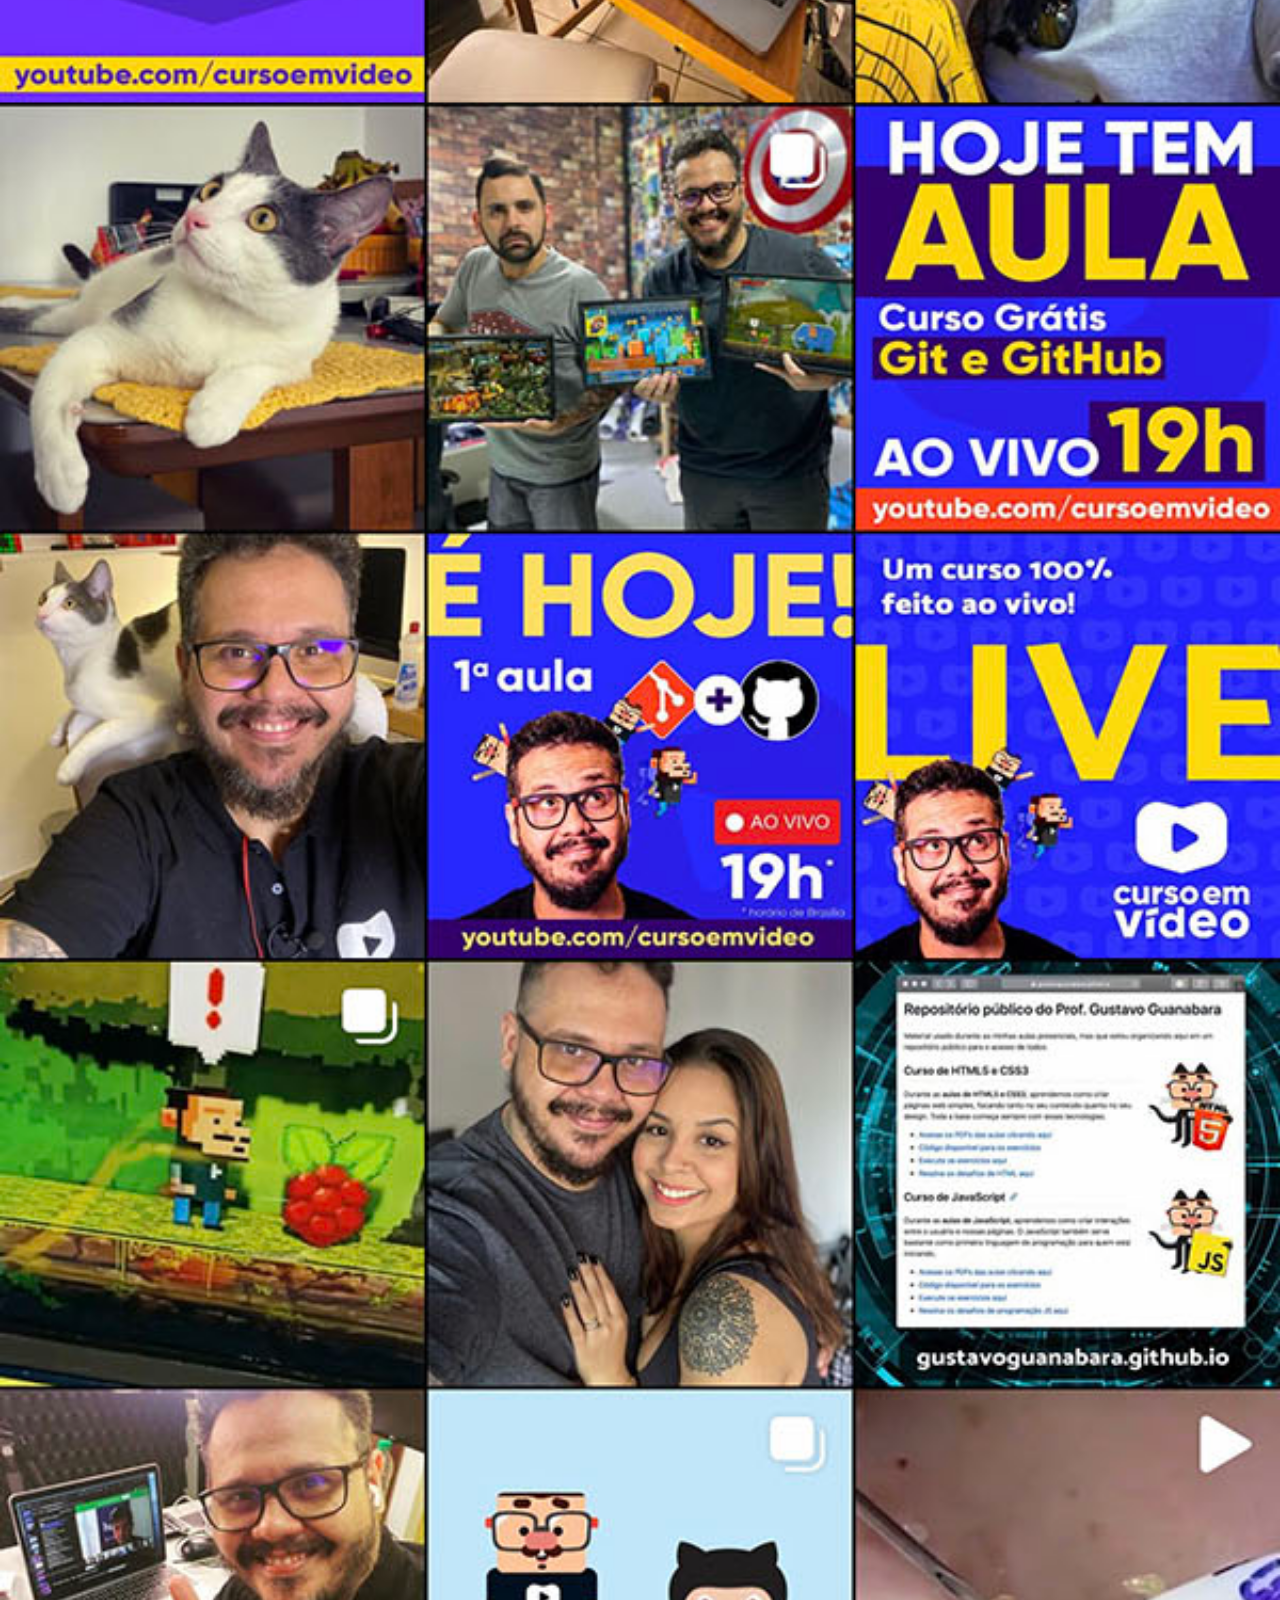
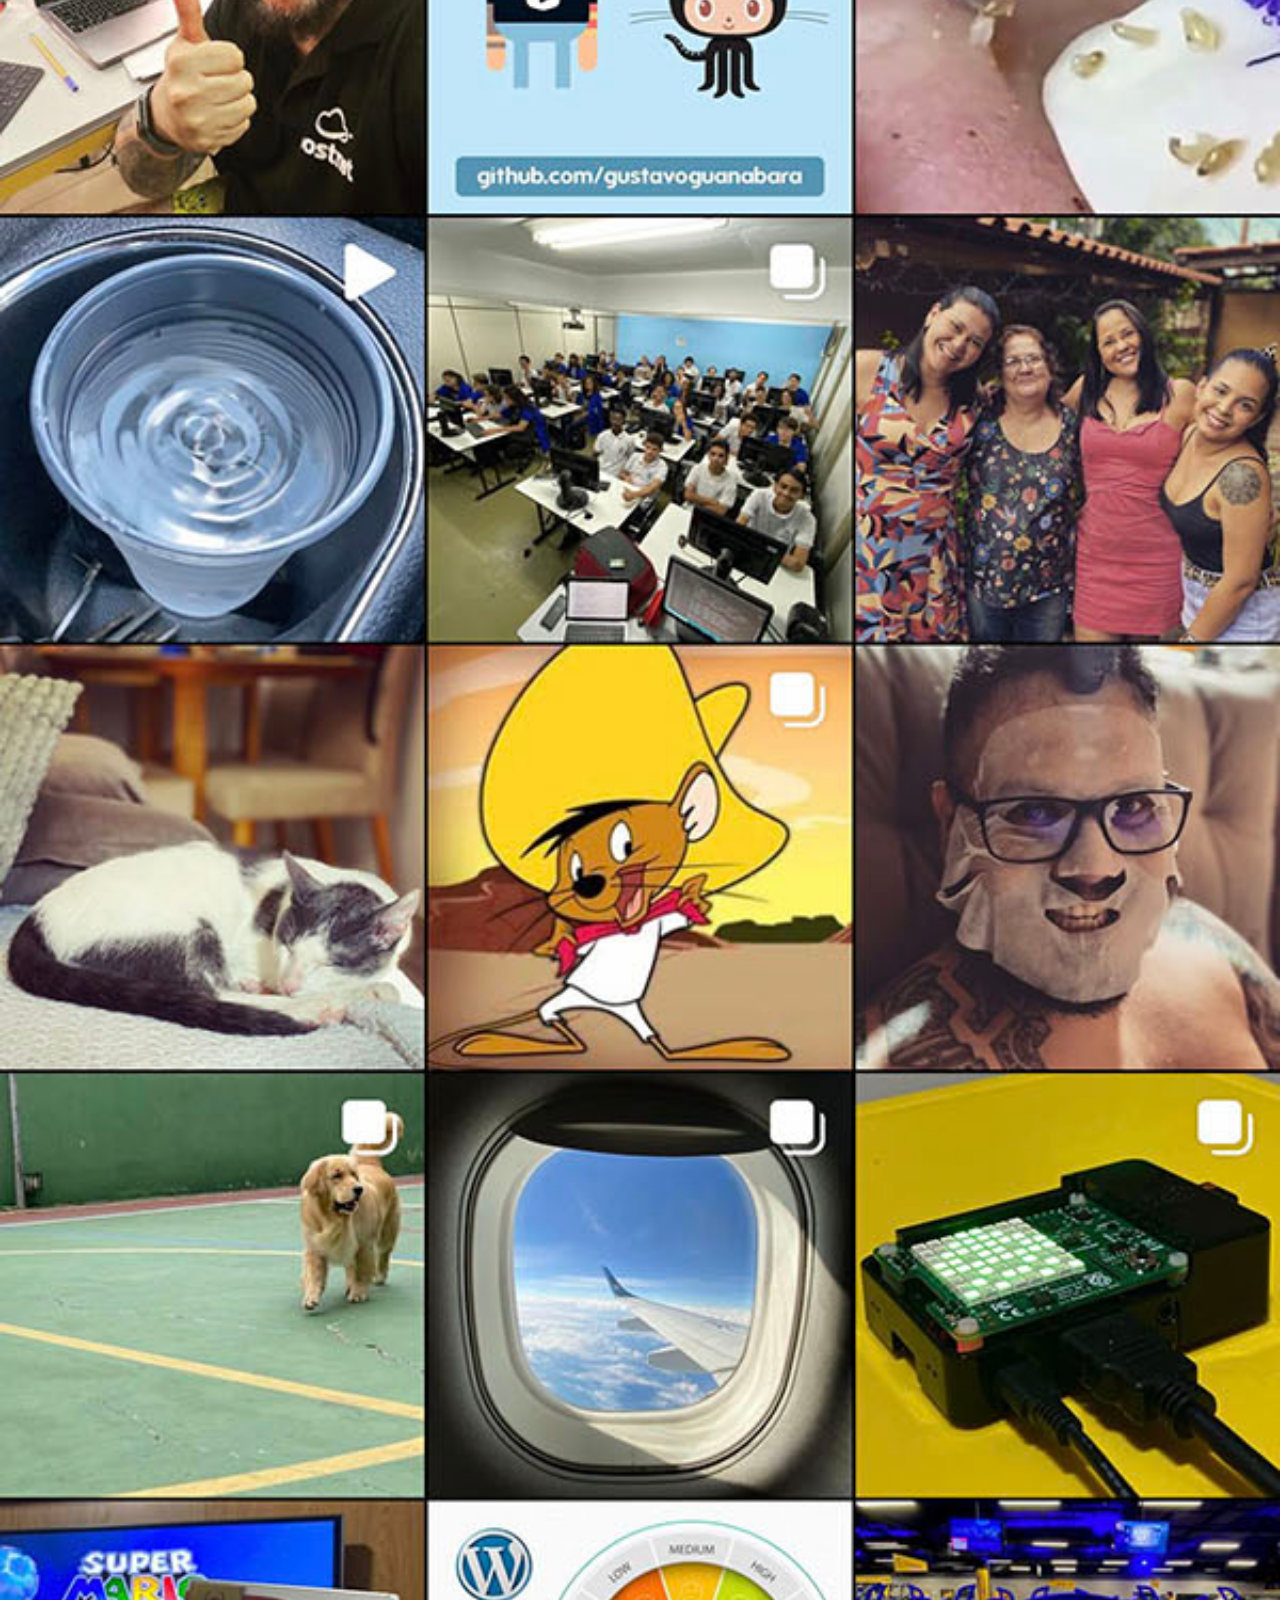
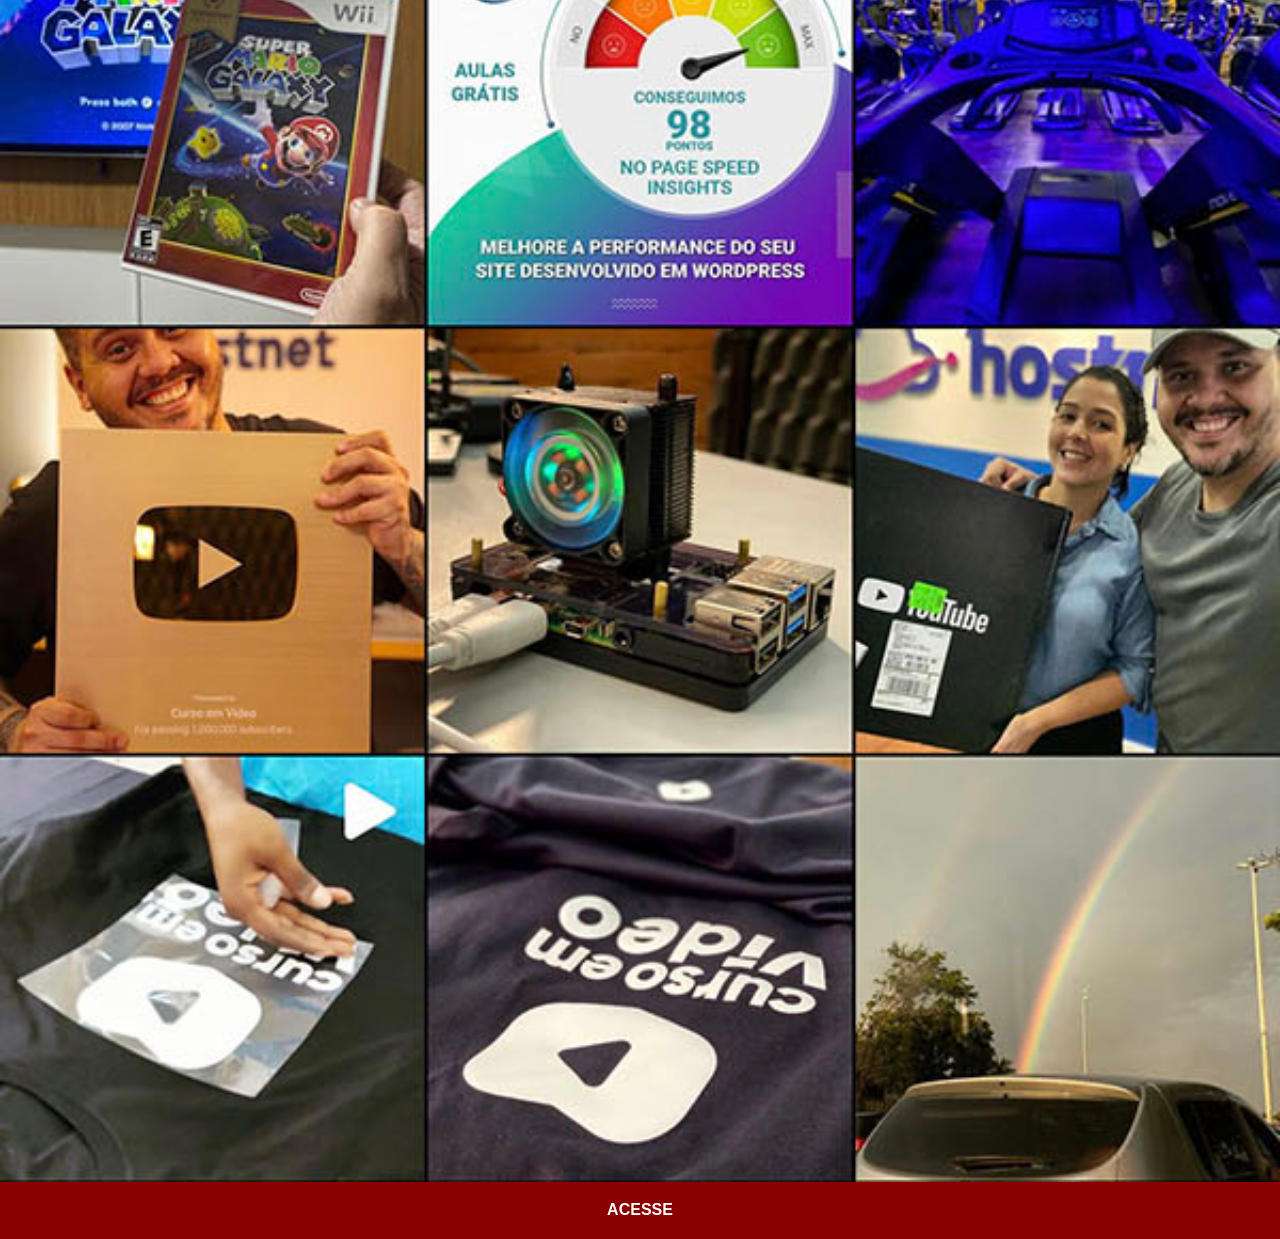
<file: insta.html>
<!DOCTYPE html>
<html lang="pt-br">
<head>
    <meta charset="UTF-8">
    <meta name="viewport" content="width=device-width, initial-scale=1.0">
    <title>instagram</title>
    <link rel="stylesheet" href="estilos/social.css">
</head>
<body>
     <img src="imagens/tela-instagram.jpg" alt="Github">
    <a href="https://www.instagram.com/" target="_blank" >ACESSE</a>

</body>
</html>
</file>
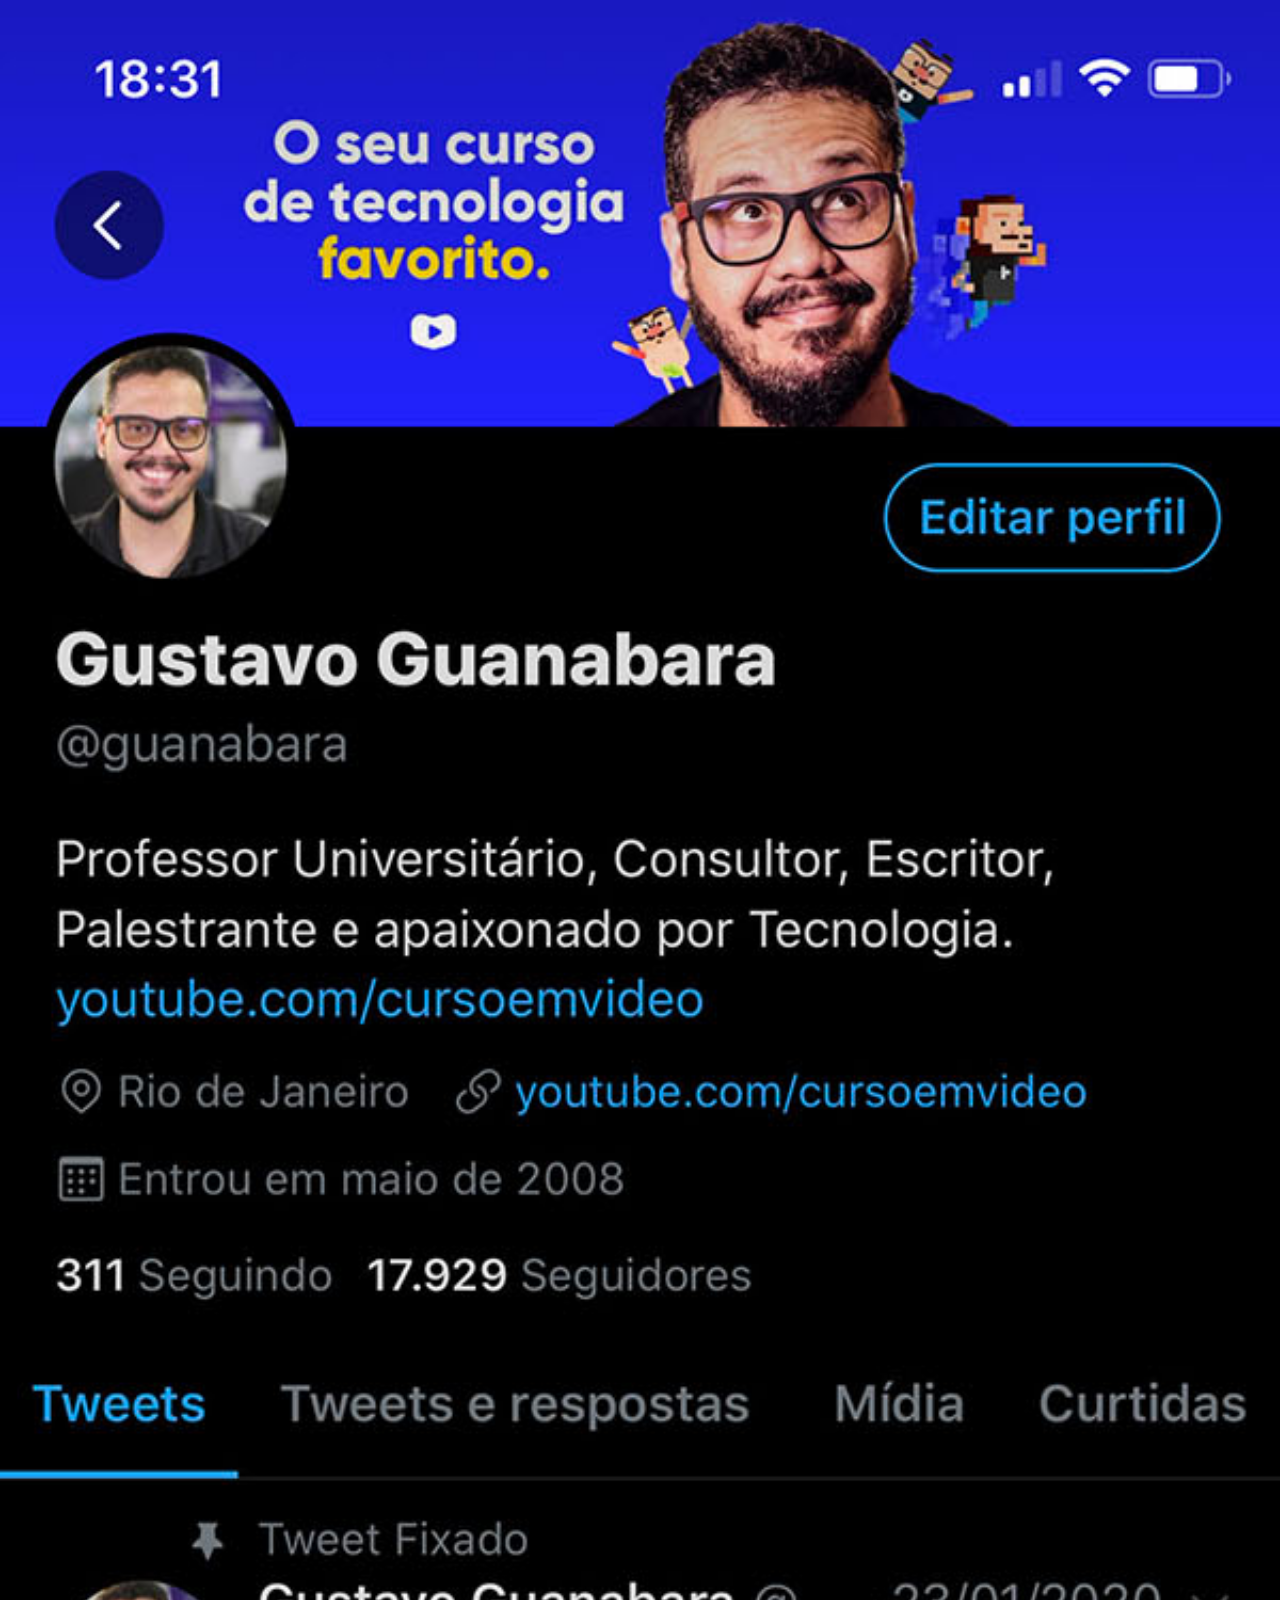
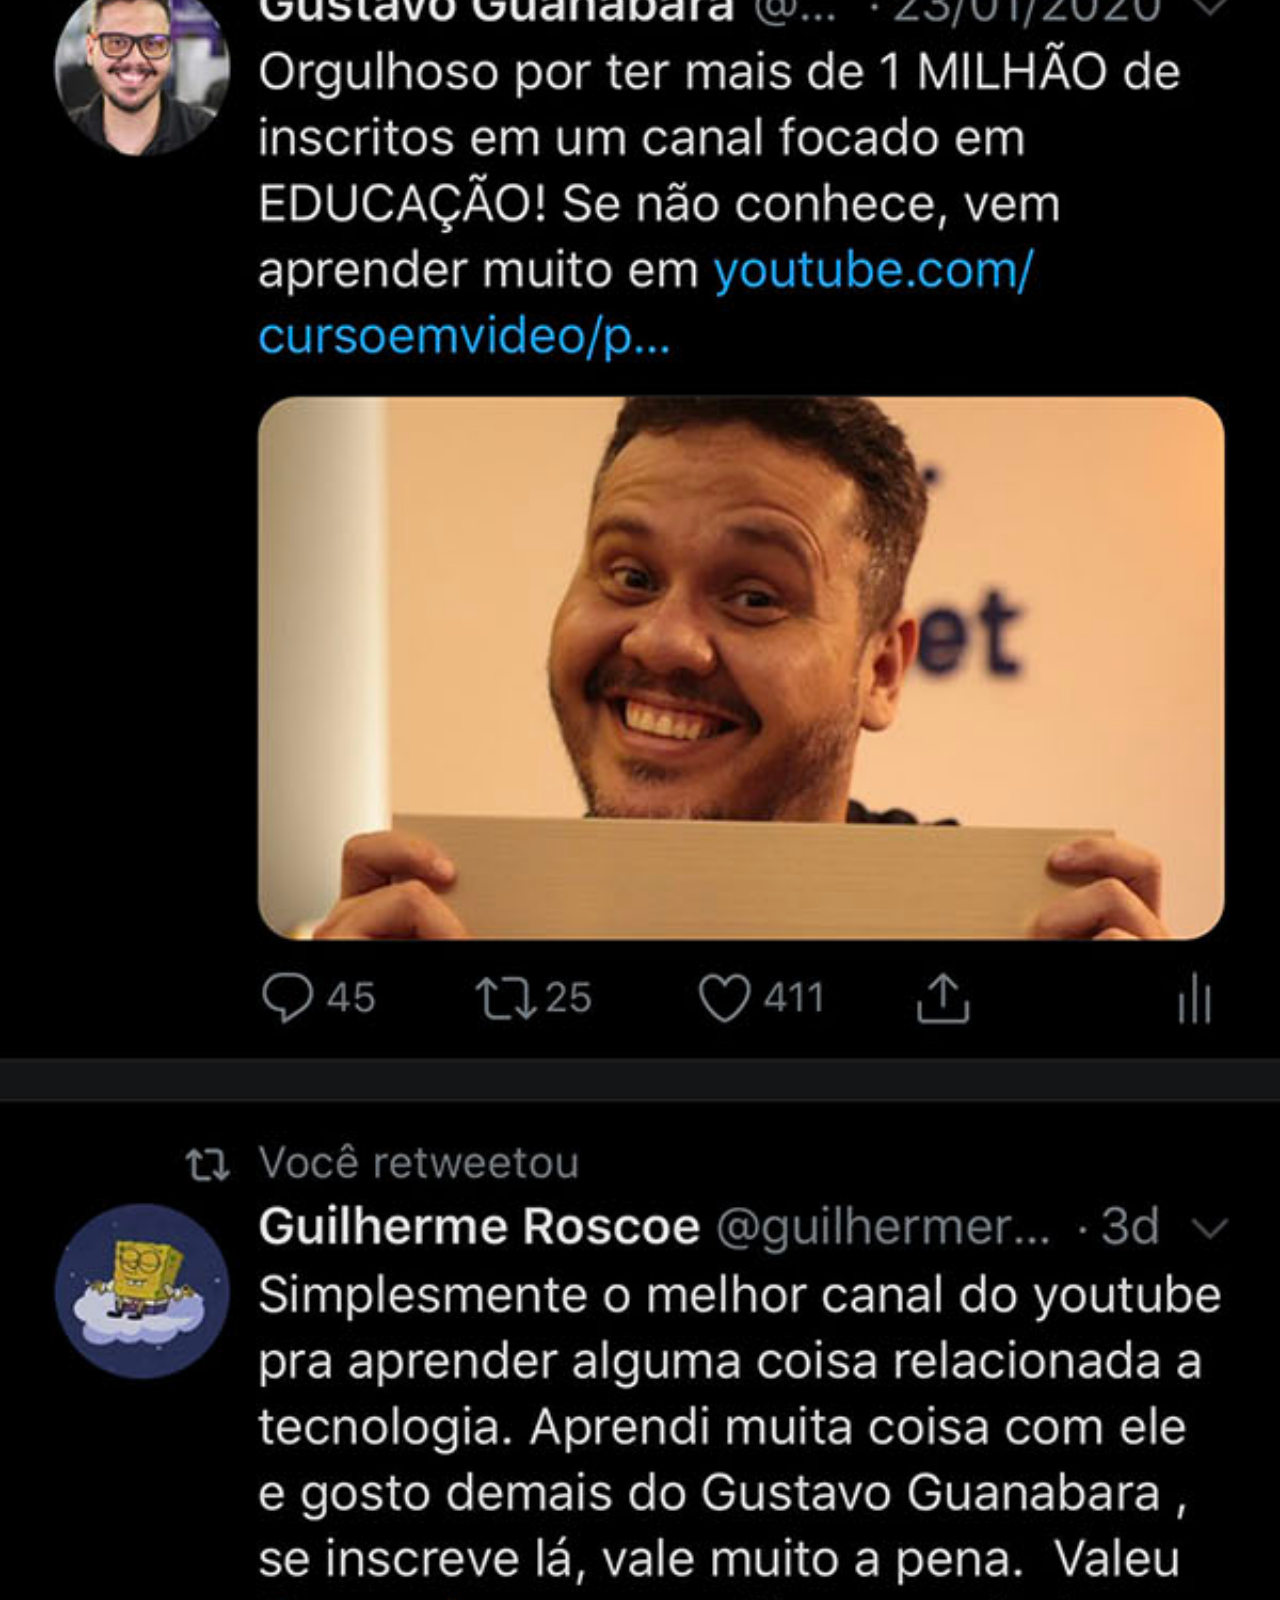
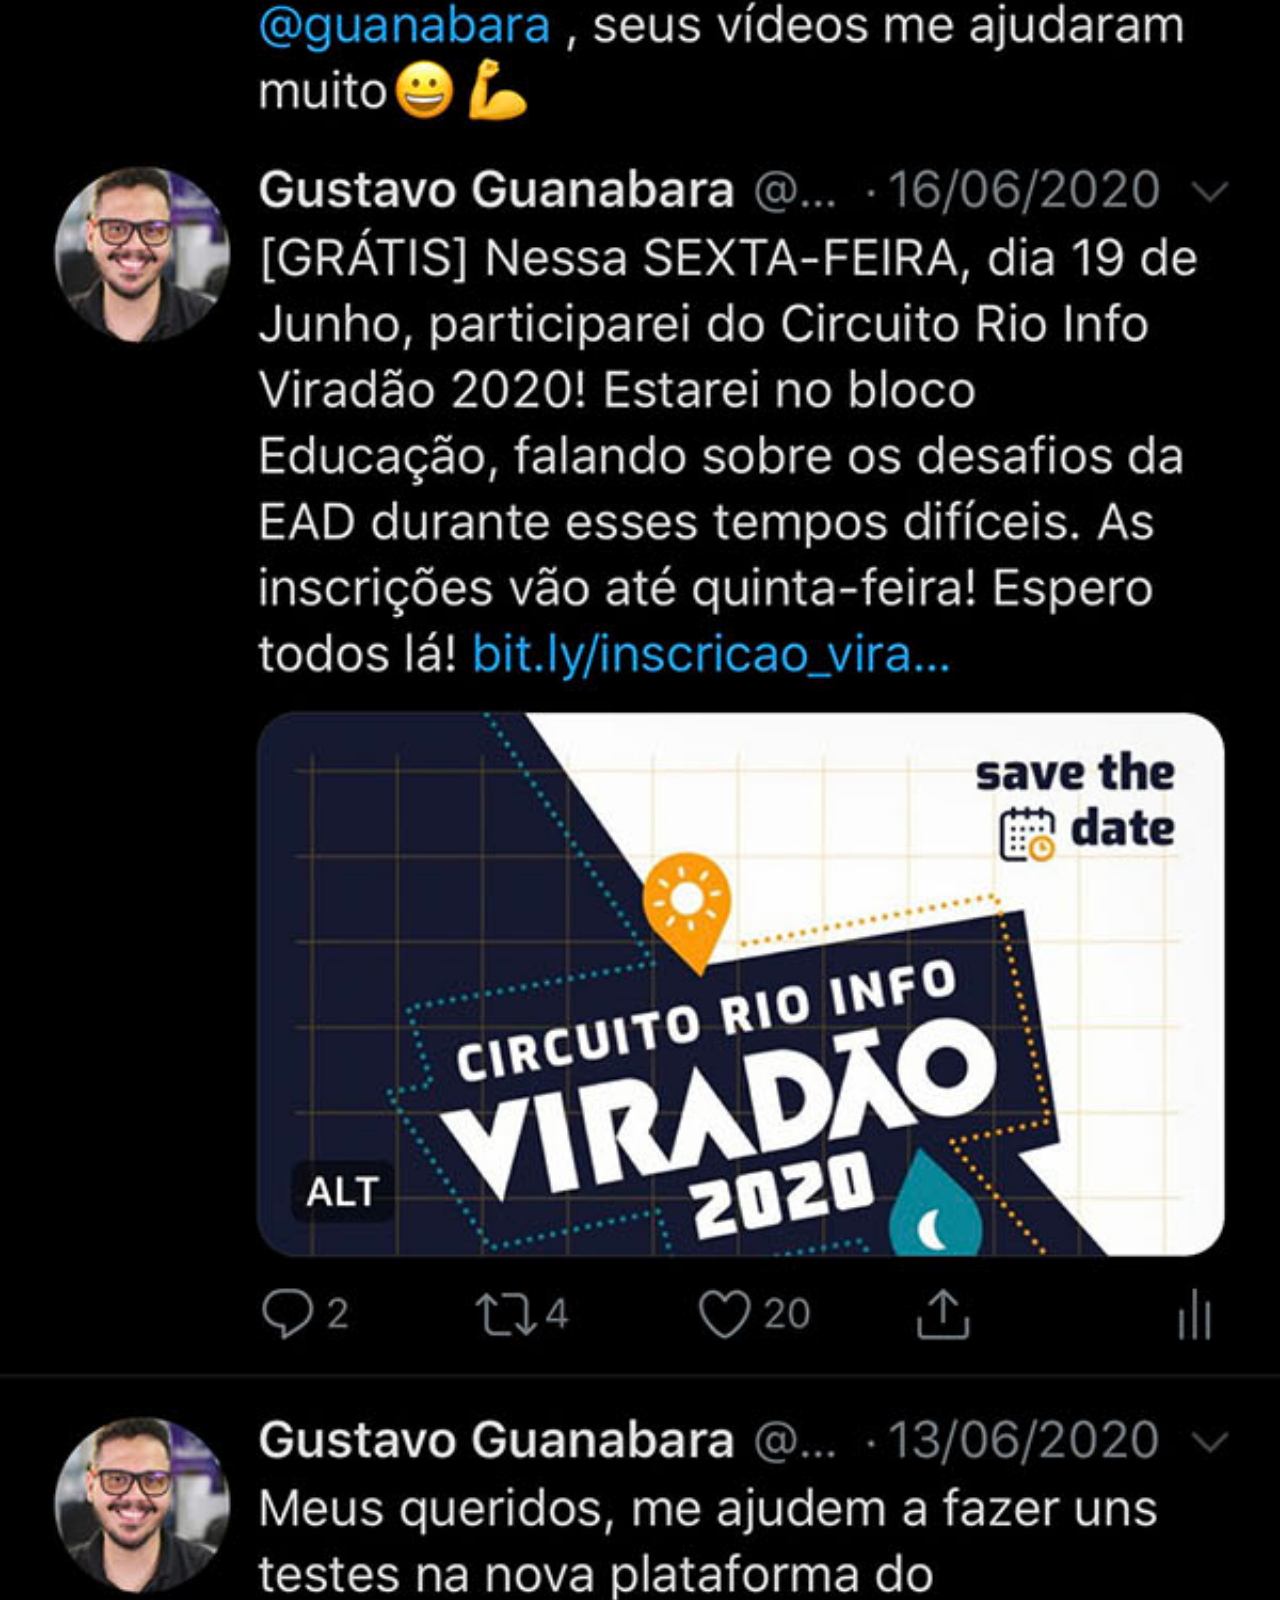
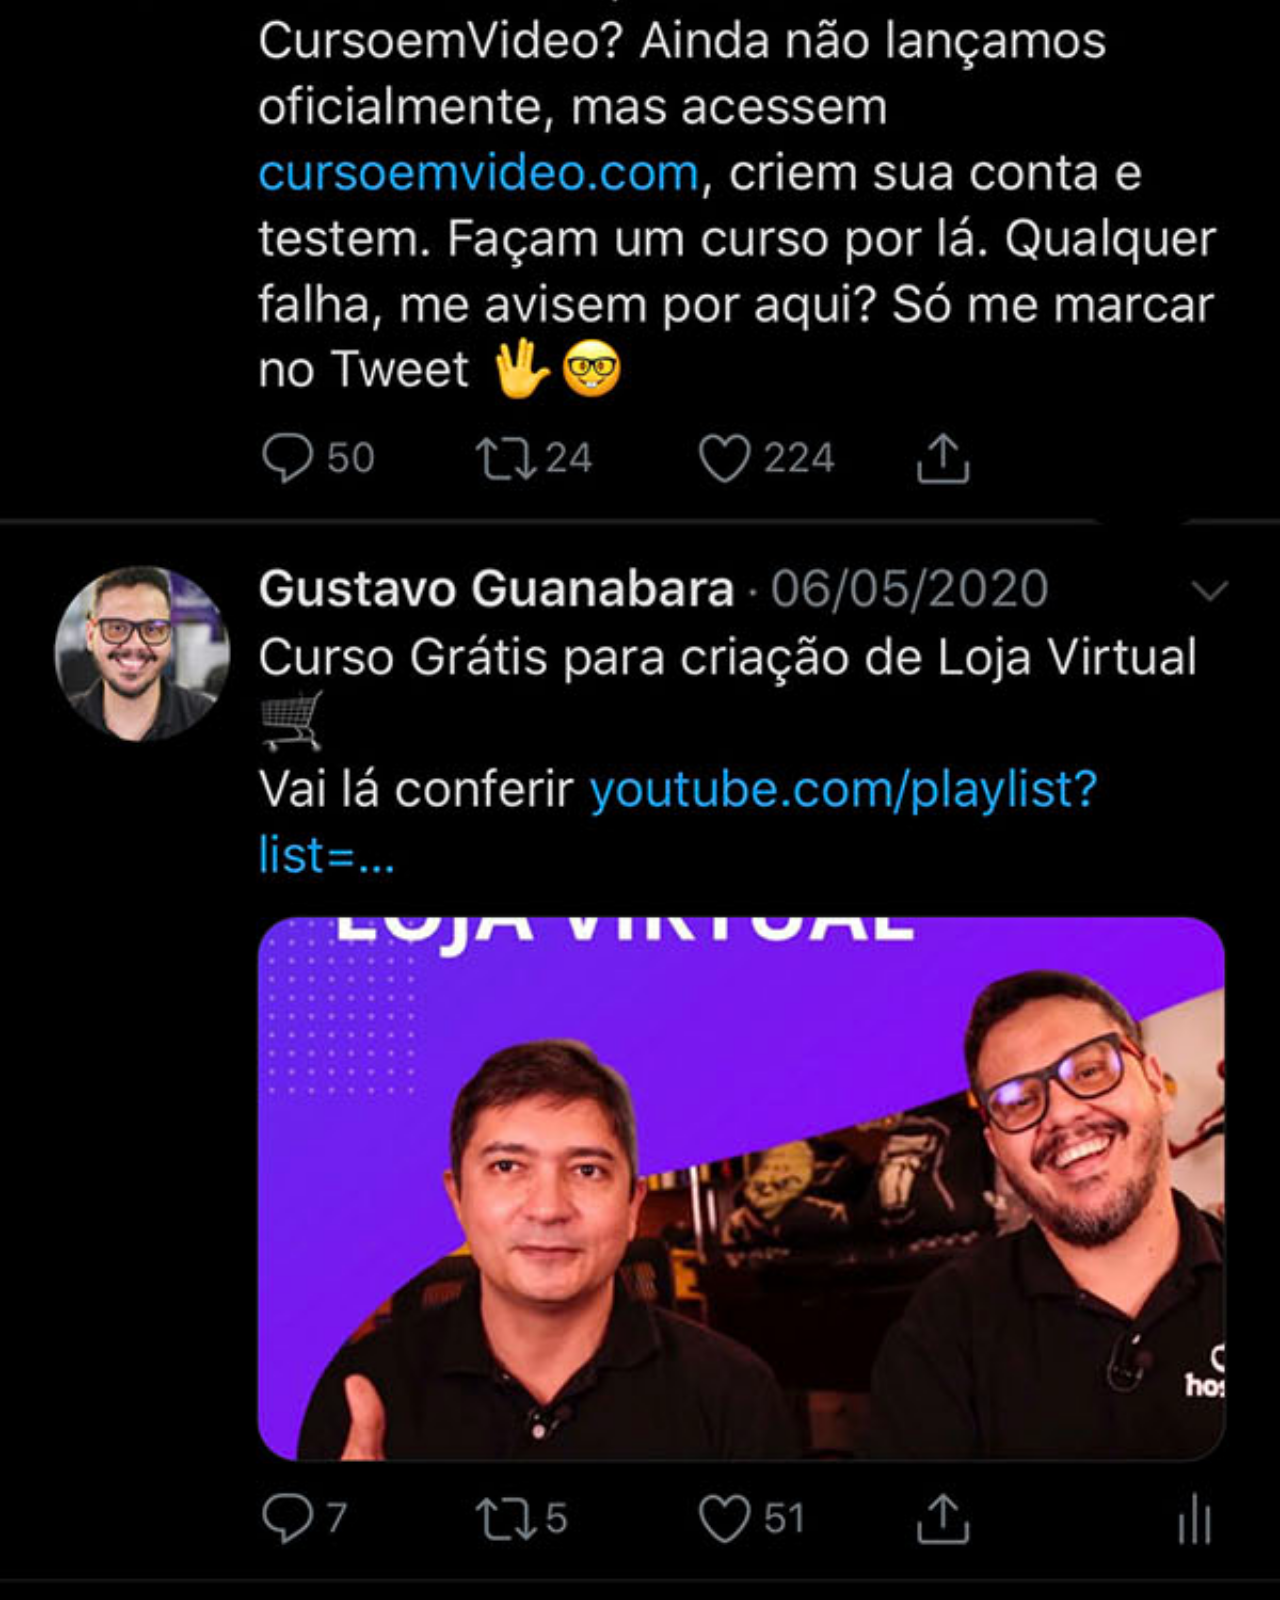
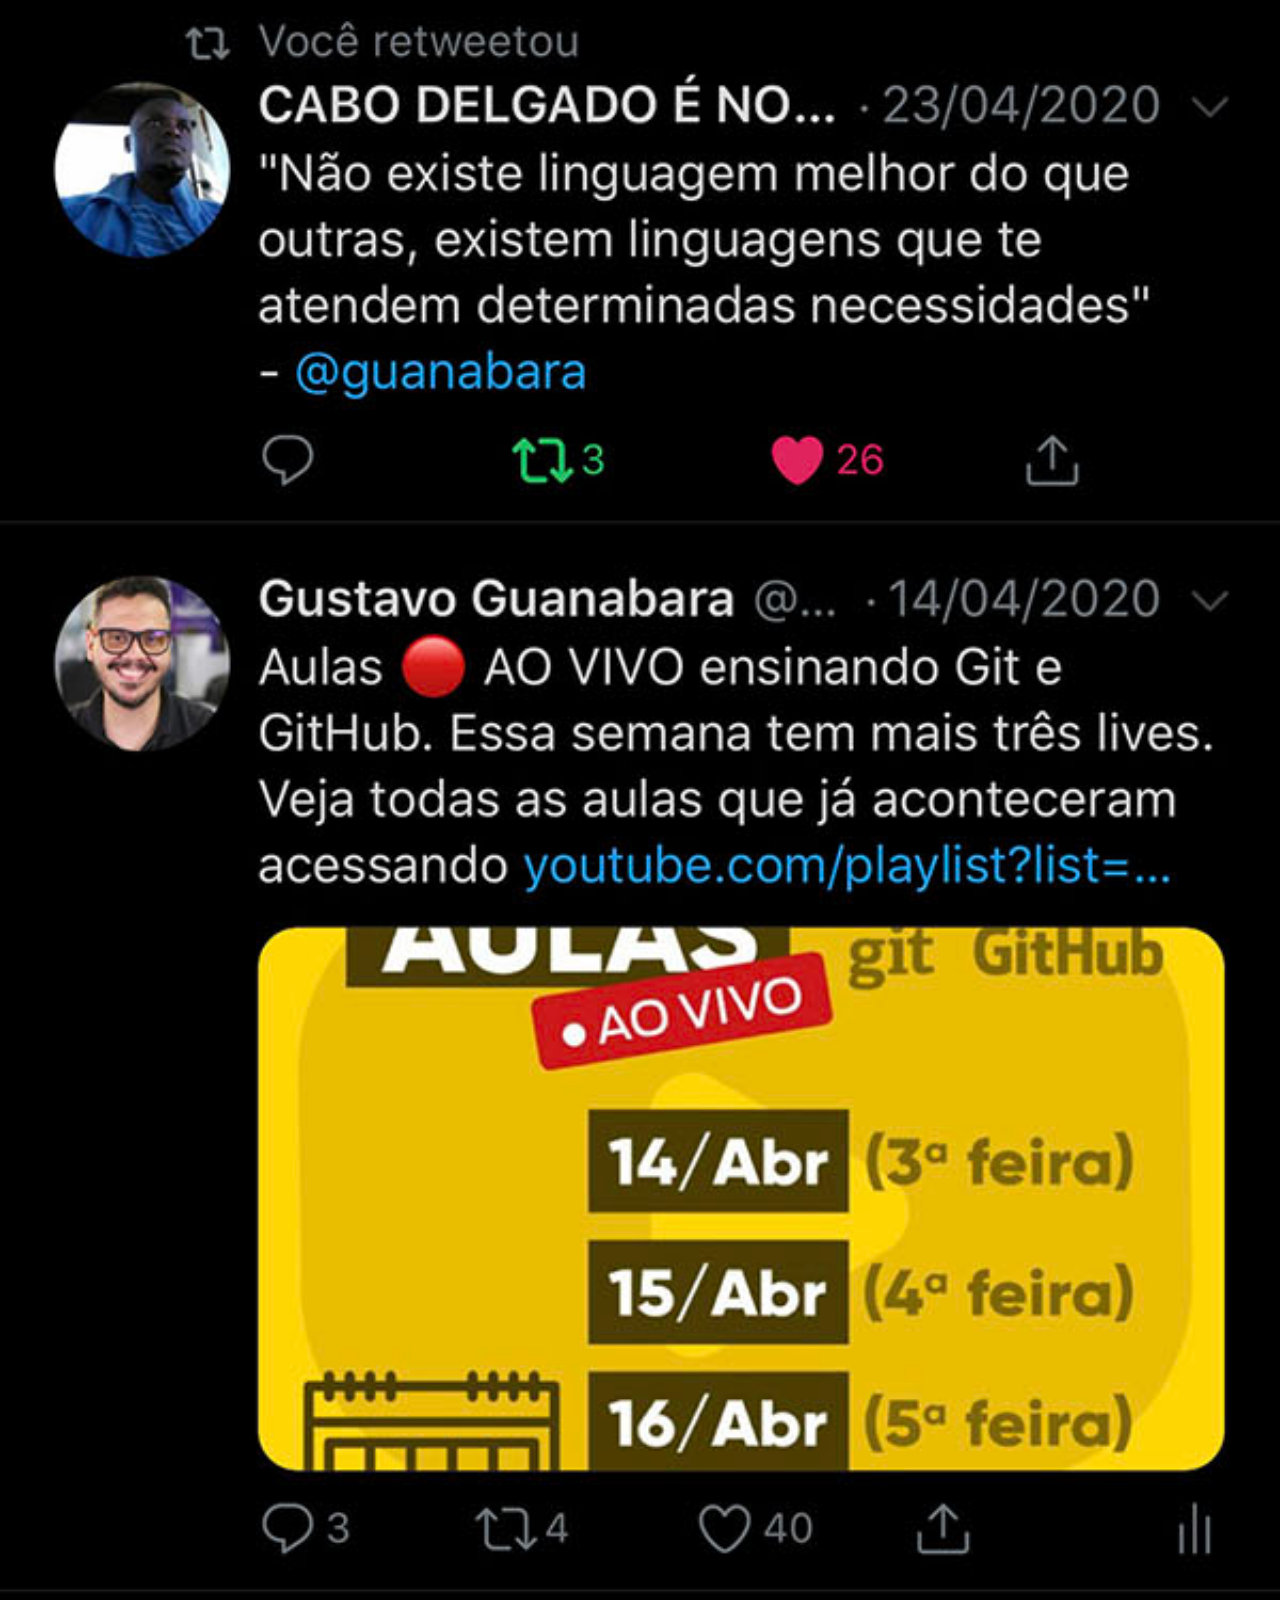
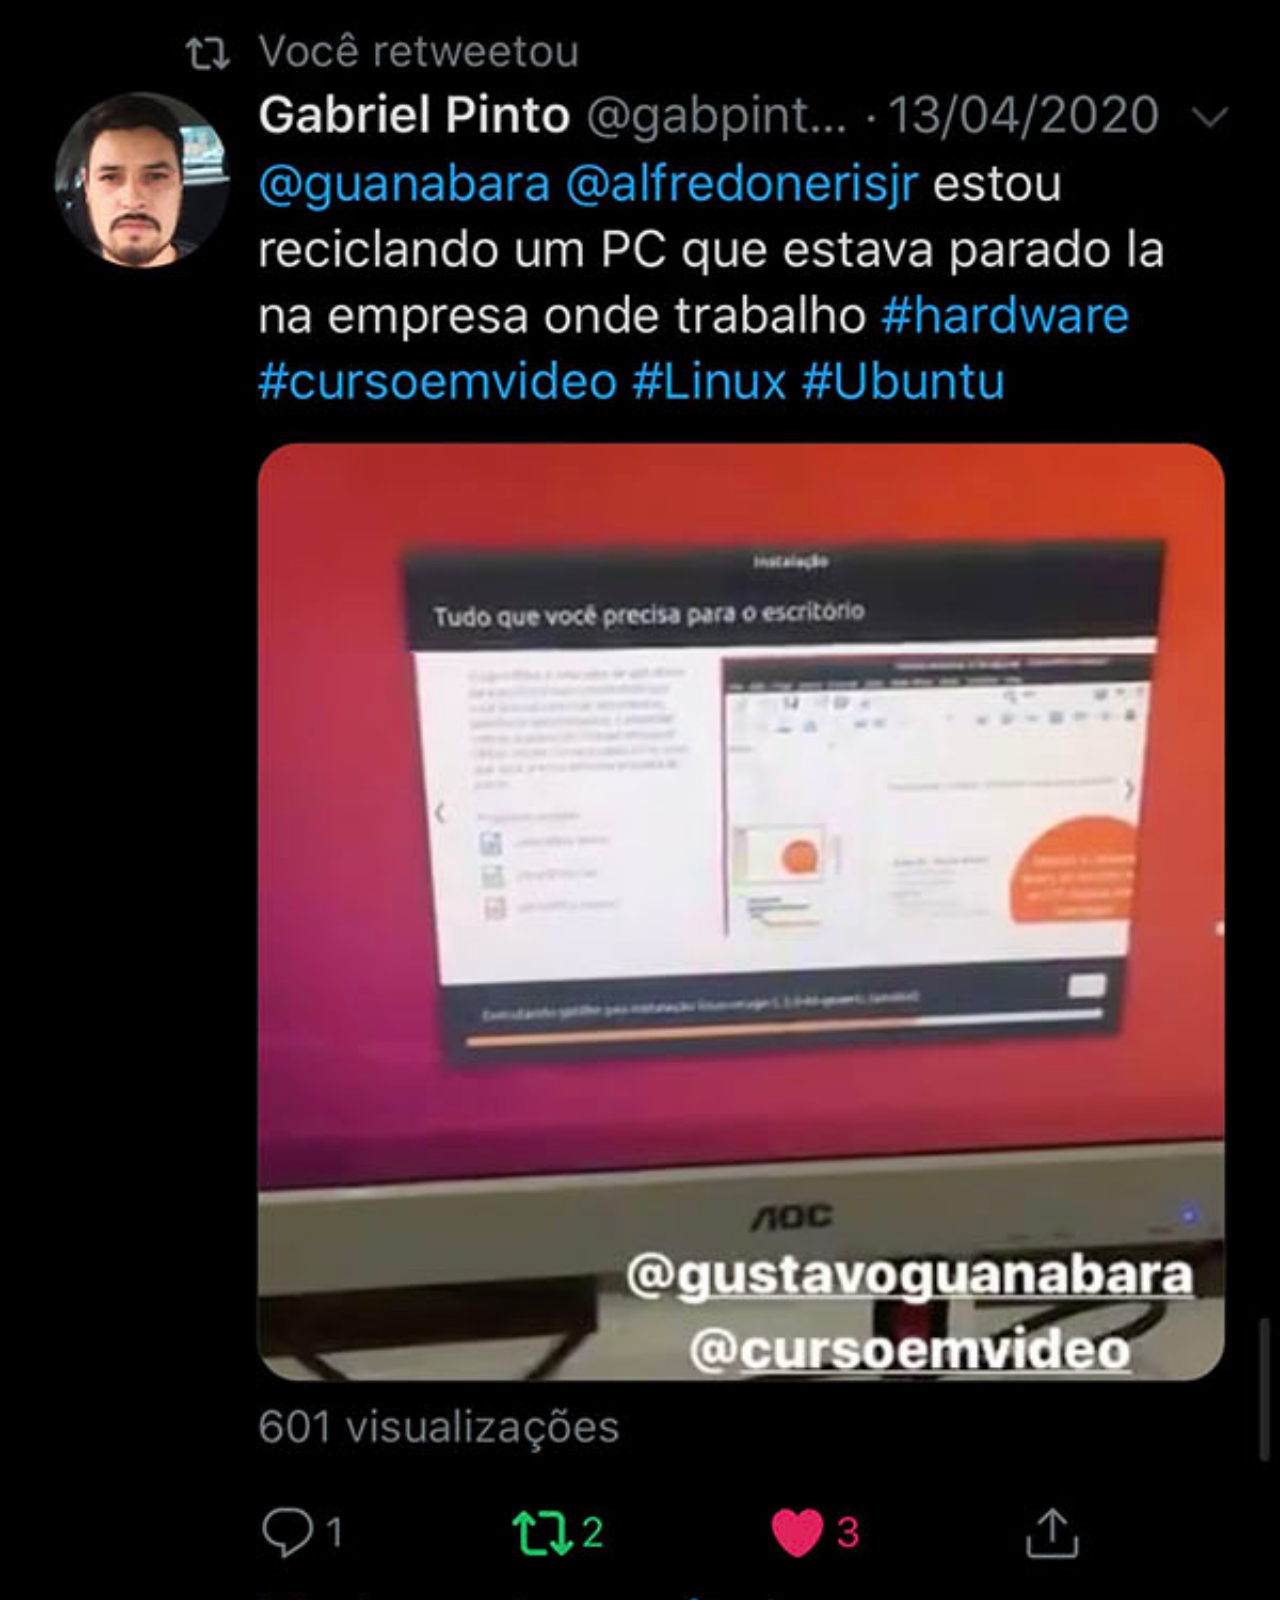
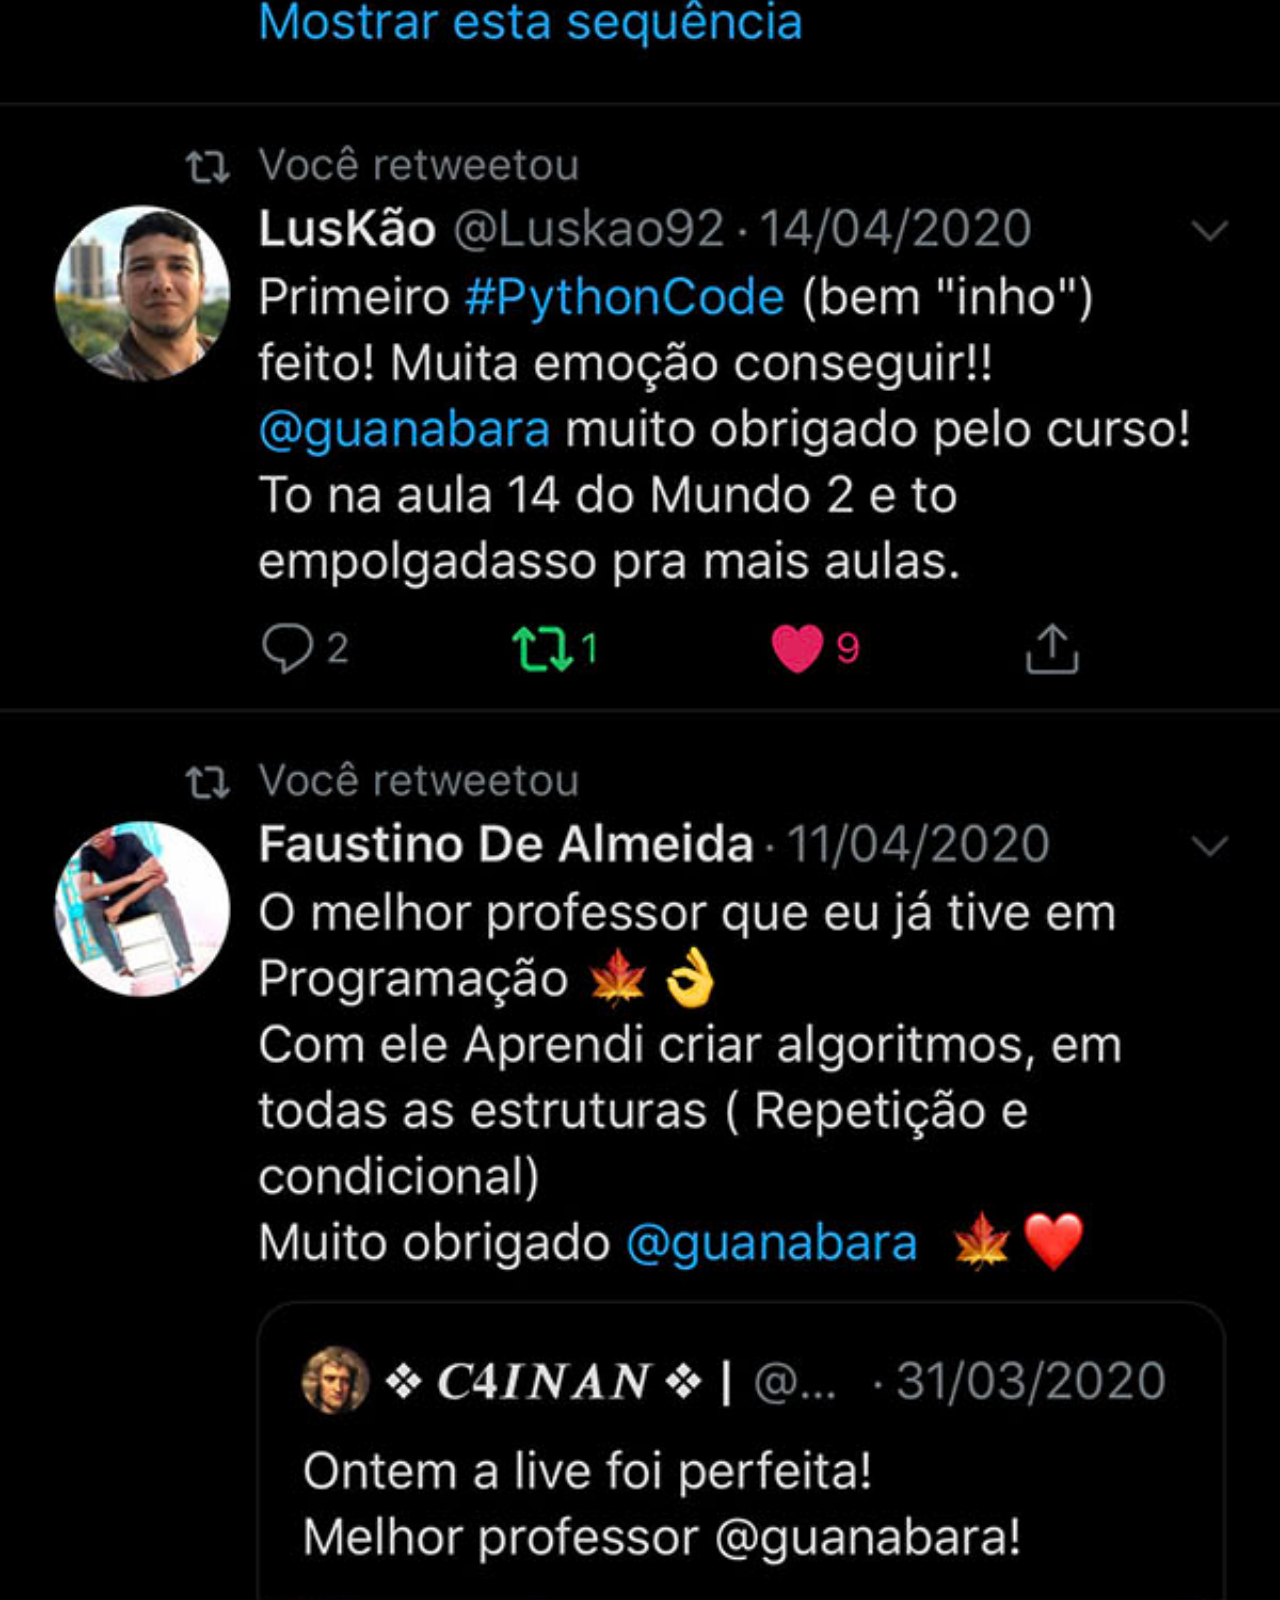
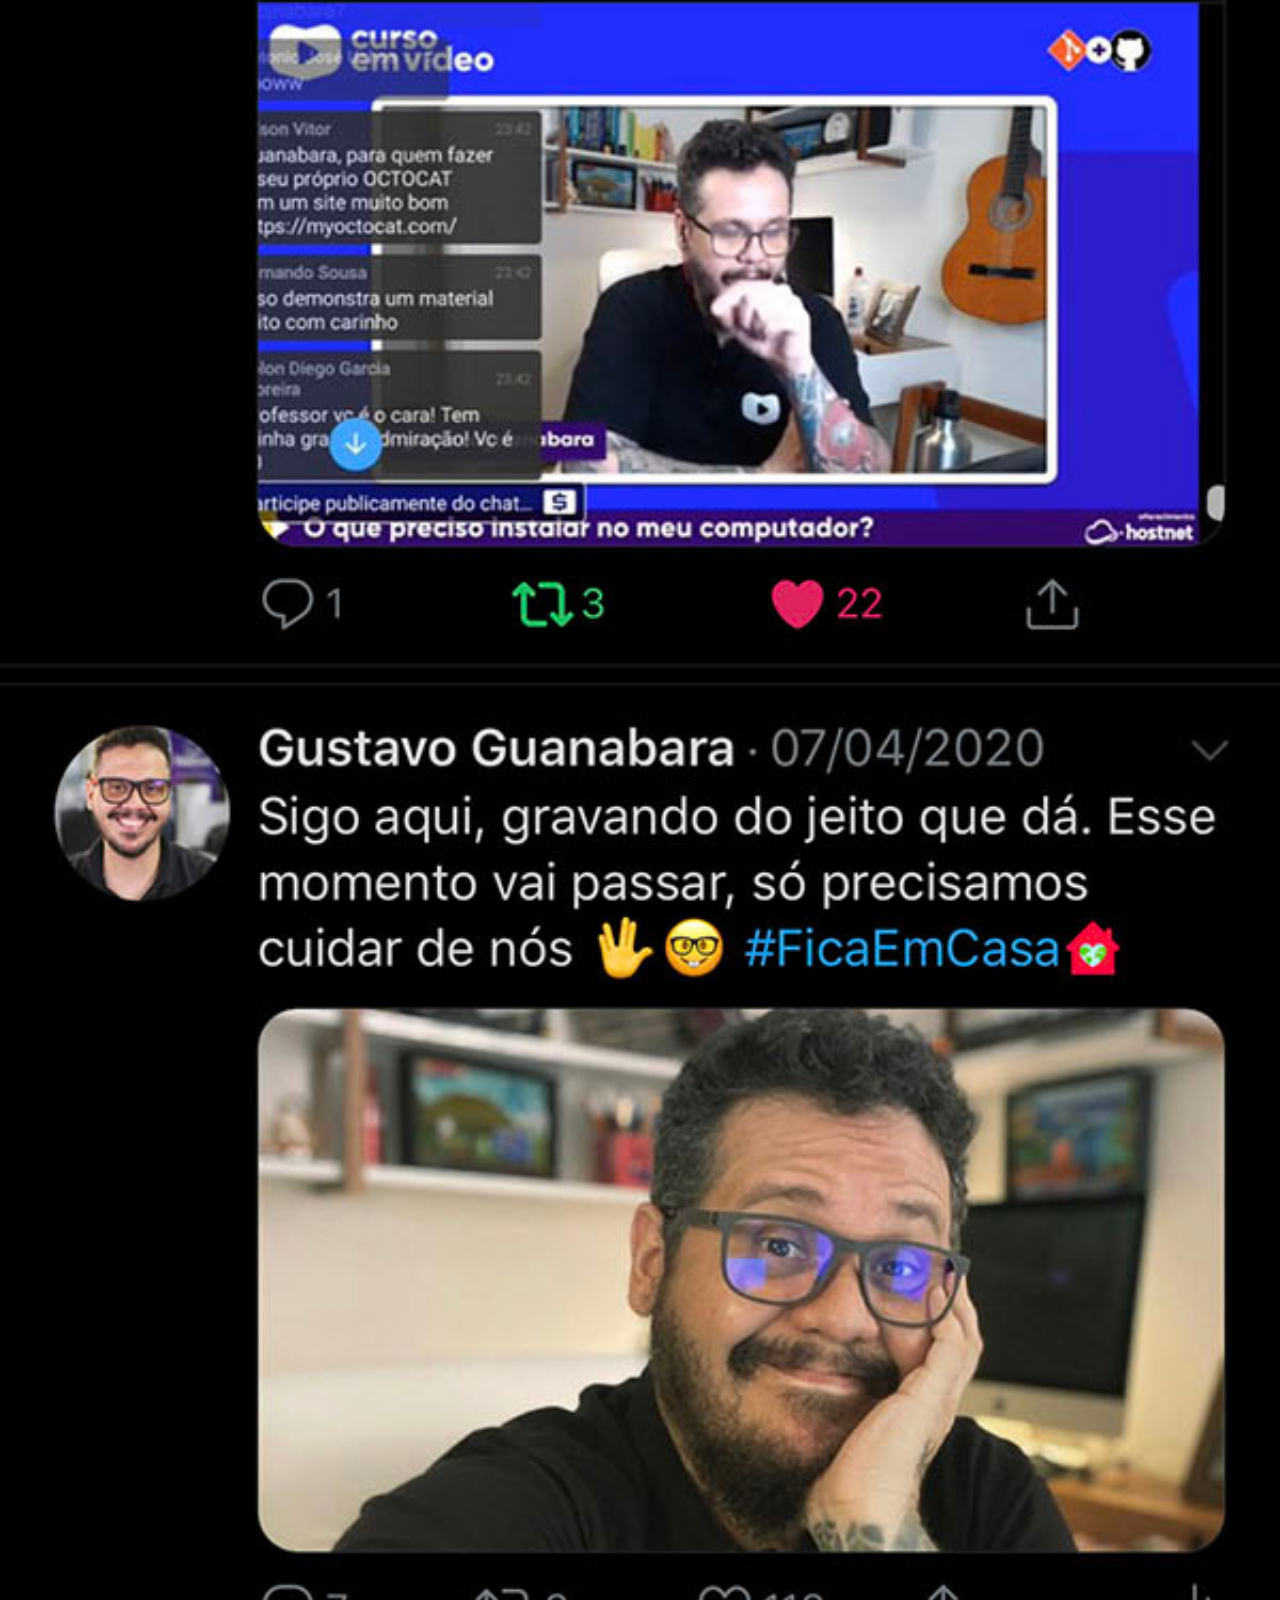
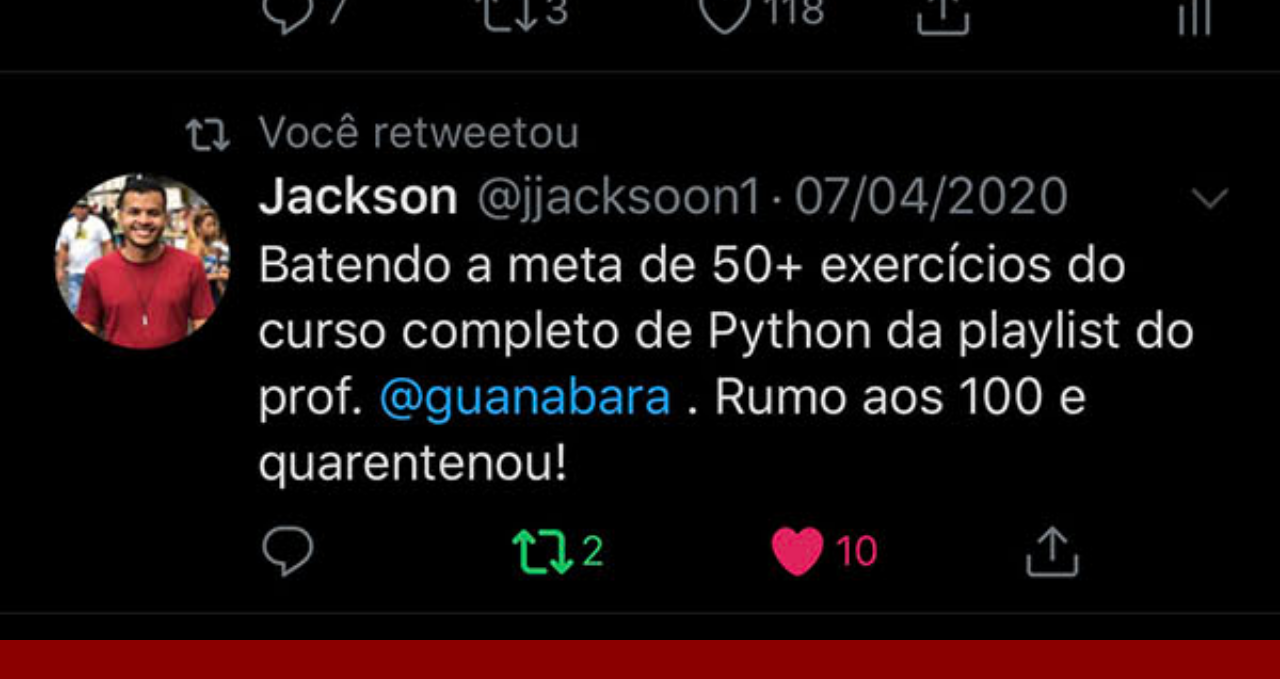
<file: twitter.html>
<!DOCTYPE html>
<html lang="pt-br">
<head>
    <meta charset="UTF-8">
    <meta name="viewport" content="width=device-width, initial-scale=1.0">
    <title>Twitter</title>
    <link rel="stylesheet" href="estilos/social.css">
</head>
<body>
    <img src="imagens/tela-twitter.jpg" alt="Twitter">
    <a href="https://x.com/?lang=pt"></a>
</body>
</html>
</file>
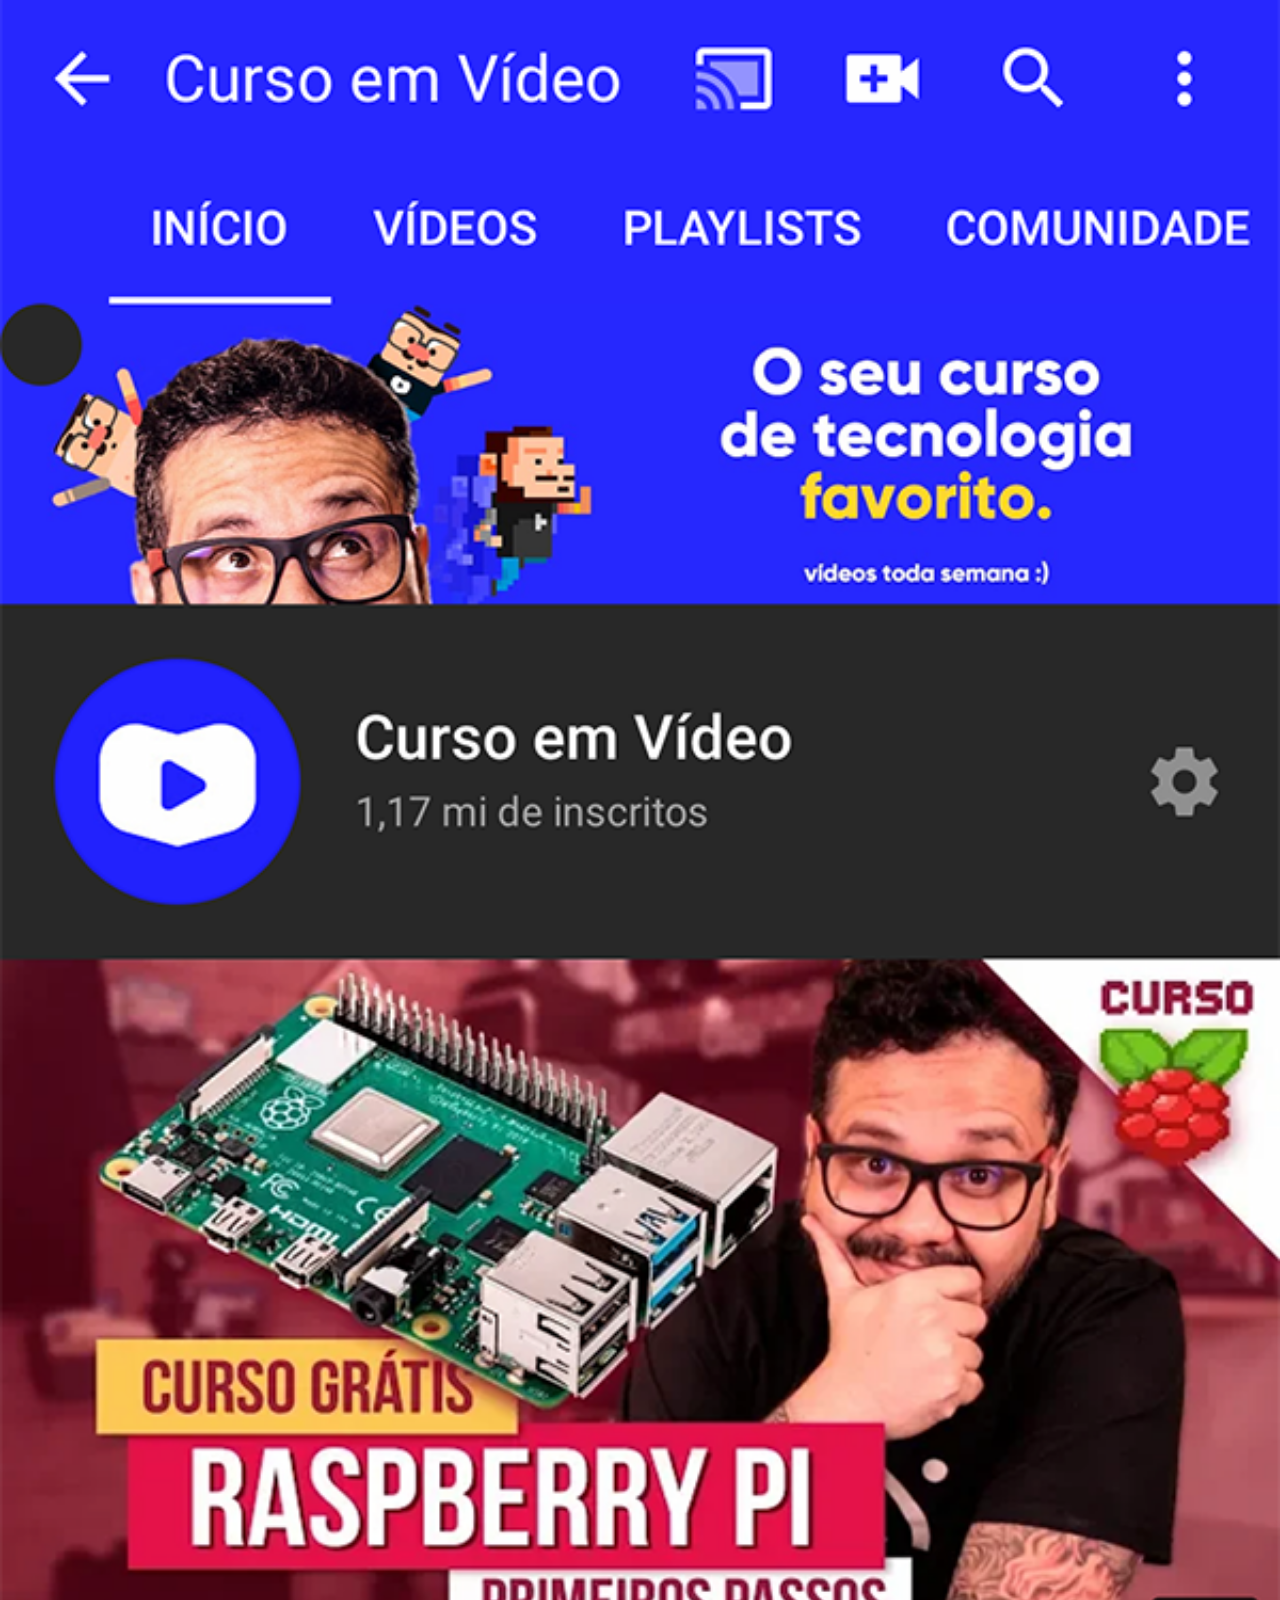
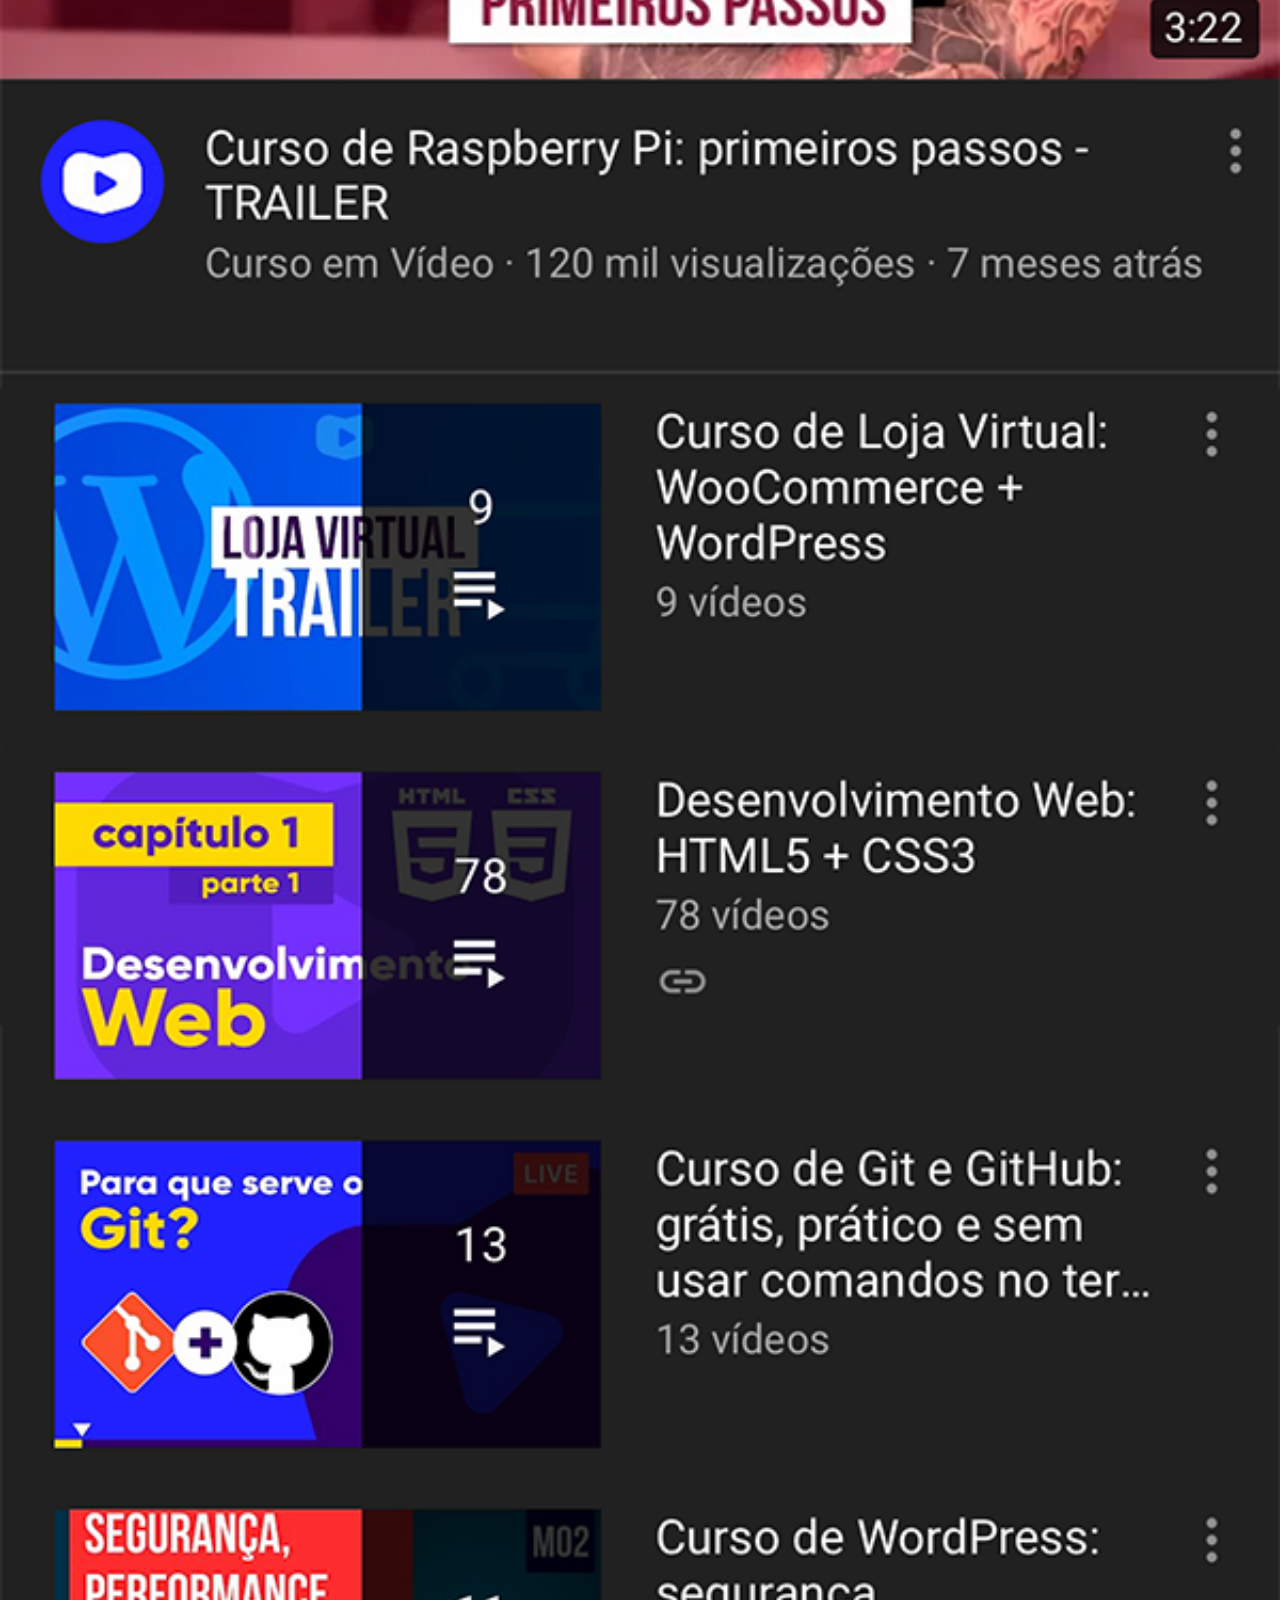
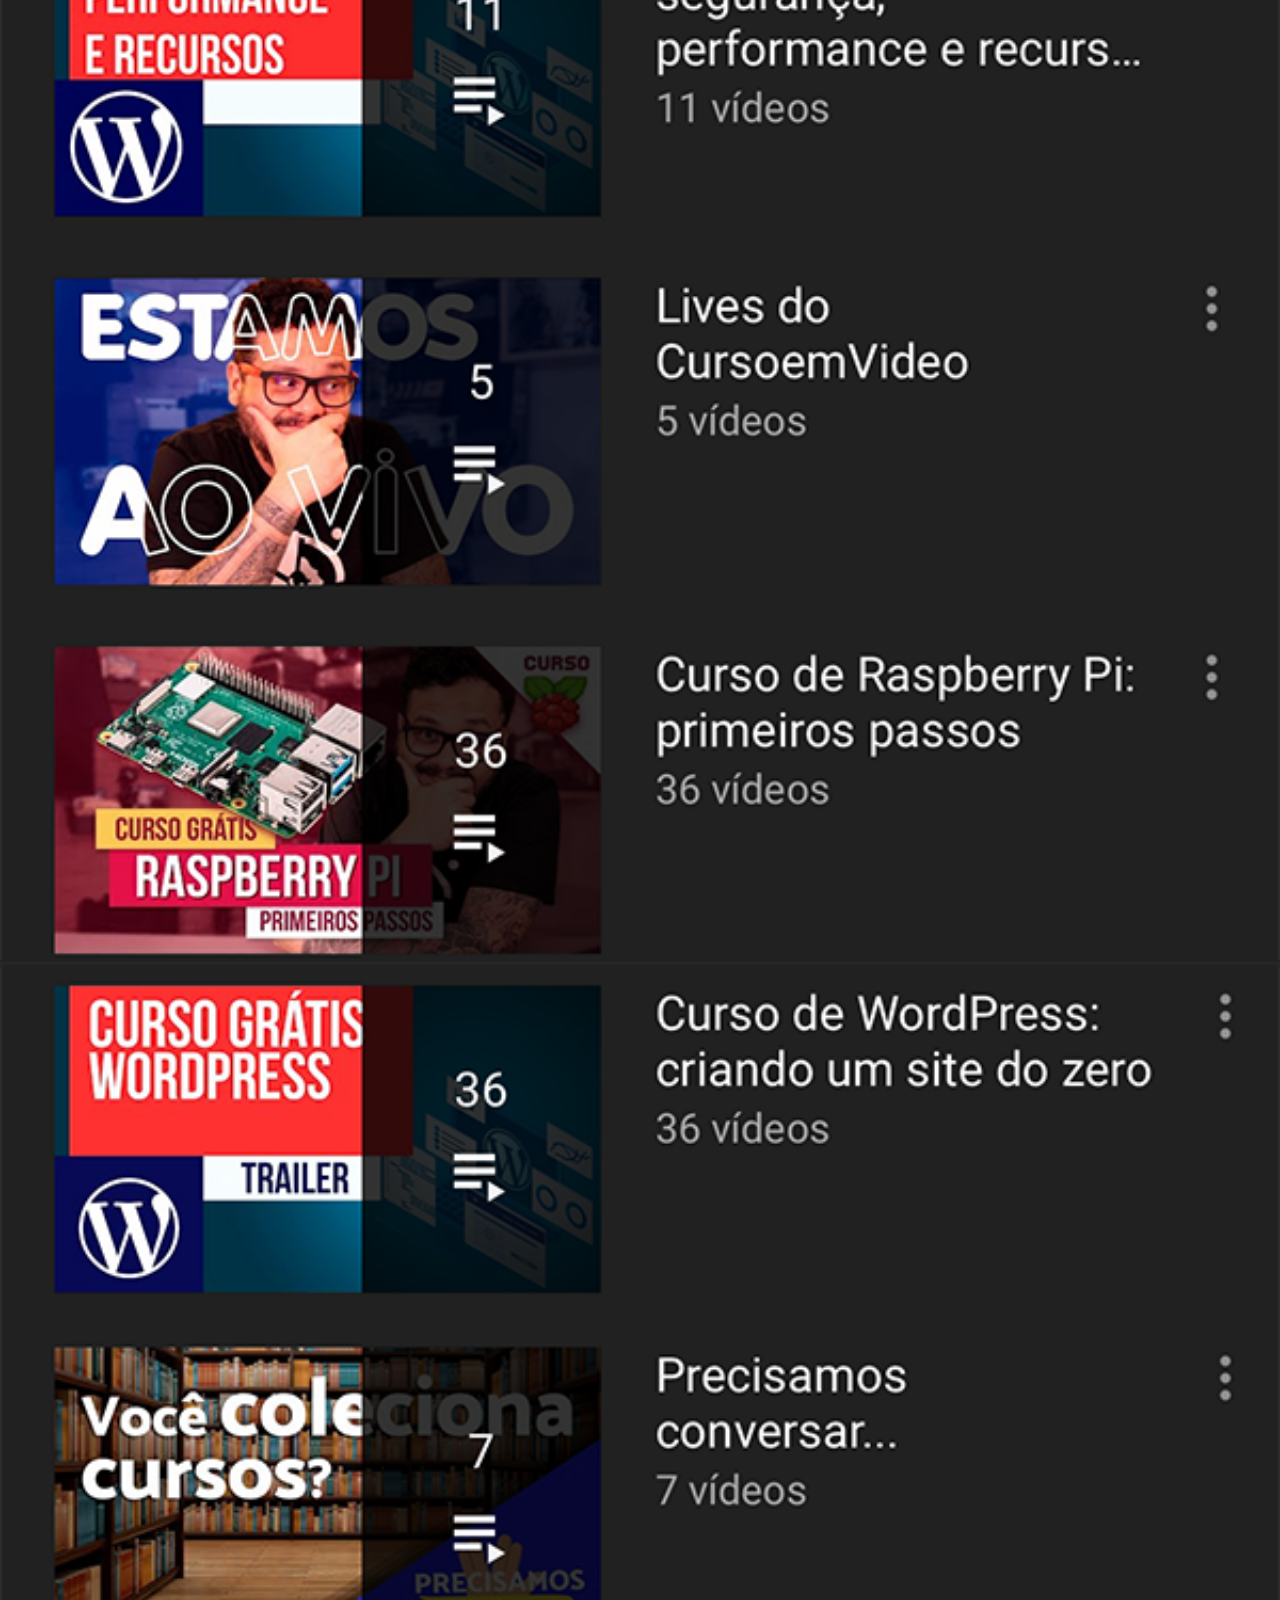
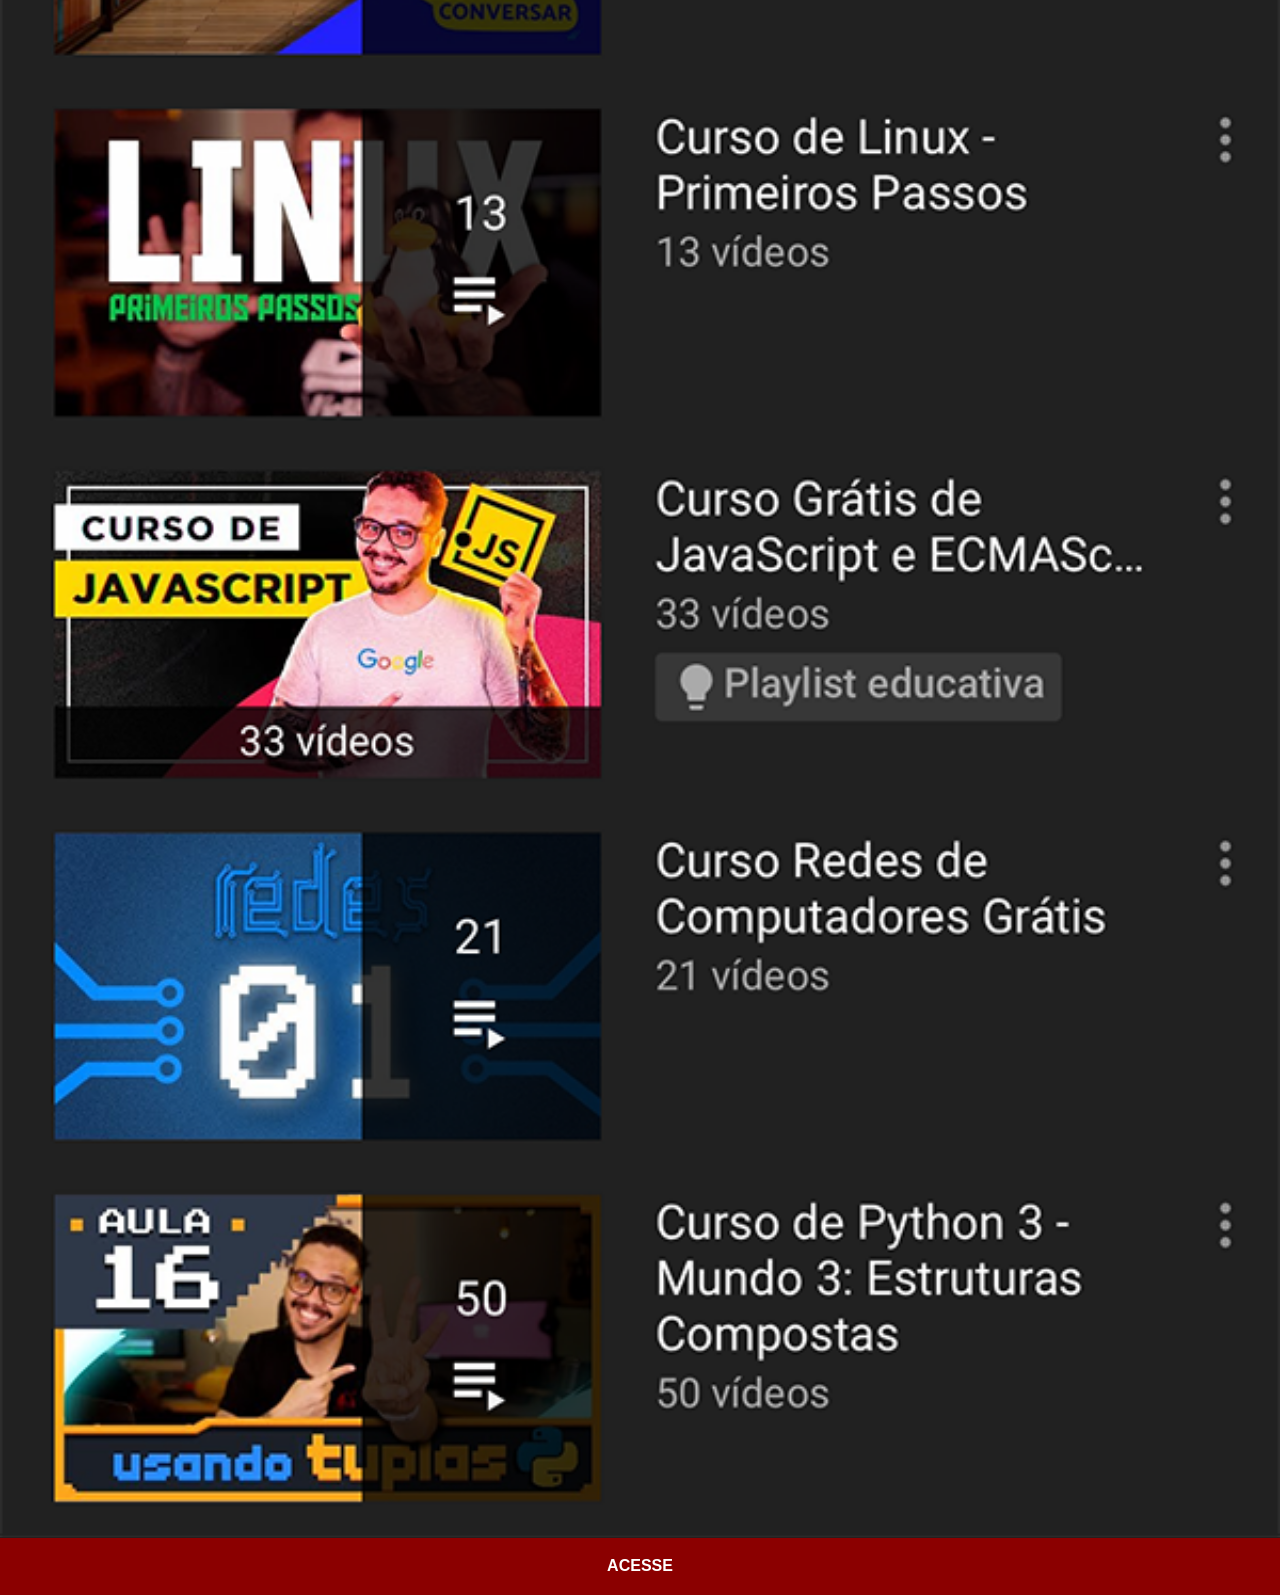
<file: youtube.html>
<!DOCTYPE html>
<html lang="pt-br">
<head>
    <meta charset="UTF-8">
    <meta name="viewport" content="width=device-width, initial-scale=1.0">
    <title>Document</title>
    <link rel="stylesheet" href="estilos/social.css">
</head>
<body>
    <img src="imagens/tela-youtube.png" alt="youtube">
    <a href="https://www.youtube.com/@cursoemvideo" target="_blank">ACESSE</a>

</body>
</html>
</file>
<file: estilos/style.css>
@charset "UTF-8";

* {
    margin: 0px;
    padding: 0px;
    font-family: Arial, Helvetica, sans-serif;
}

html,body {
    height: 100vh;
    width: 100vw;
    background-color: black;
}

body {
    background: url('../imagens/fundo-madeira.jpg') no-repeat top center;
    background-size: cover;
    background-attachment: fixed;
}

main {
    height: 100vh;
    position: relative;
    
}

section#telefone {
    position: absolute;
    top: 50%;
    left: 50%;
    transform: translate(-50%, -50%);
    height: 627px;
    width: 311px;
    background: url('../imagens/frame-iphone.png') no-repeat;
}

iframe#tela {
    position: relative;
    top: 80px;
    left: 20px;
    width: 270px;
    height: 480px;
    border-radius: 5px;
    
}

section#redes-sociais img {
    width: 50px;
    margin: 10px;
    border-radius: 50%;
    box-shadow: 2px 2px 5px black;
    transition-duration: .5s;
    opacity: 80%;
    background-repeat: no-repeat;

}

section#redes-sociais img:hover {
    opacity: 100%;
    border: 2px solid white;
    transform: scale(1.1) translate(-3px, -3px);
    box-shadow: 5px 5px 10px rgba(0, 0, 0, 0.600);
}

section#redes-sociais {
    display: flex;
    flex-direction: column;
    text-align: right;
    margin-right: 7px;
    padding-top: 50px;
}

::-webkit-scrollbar {
    display: none;
}
</file>
<file: estilos/social.css>
@charset "UTF-8";

    * {
        margin: 0px;
        padding: 0px;
        font-family: Arial, Helvetica, sans-serif;
        scrollbar-width: none;
    }

    
    
    img {
    
    width: 100vw;
    }


    a {
        display: block;
        background-color: darkred;
        color: white;
        padding: 20px;
        text-align: center;
        font-weight: bolder;
        text-decoration: none;
        margin-top: -5px;
    }

    a:hover {
        background-color: red;
    }
</file>
